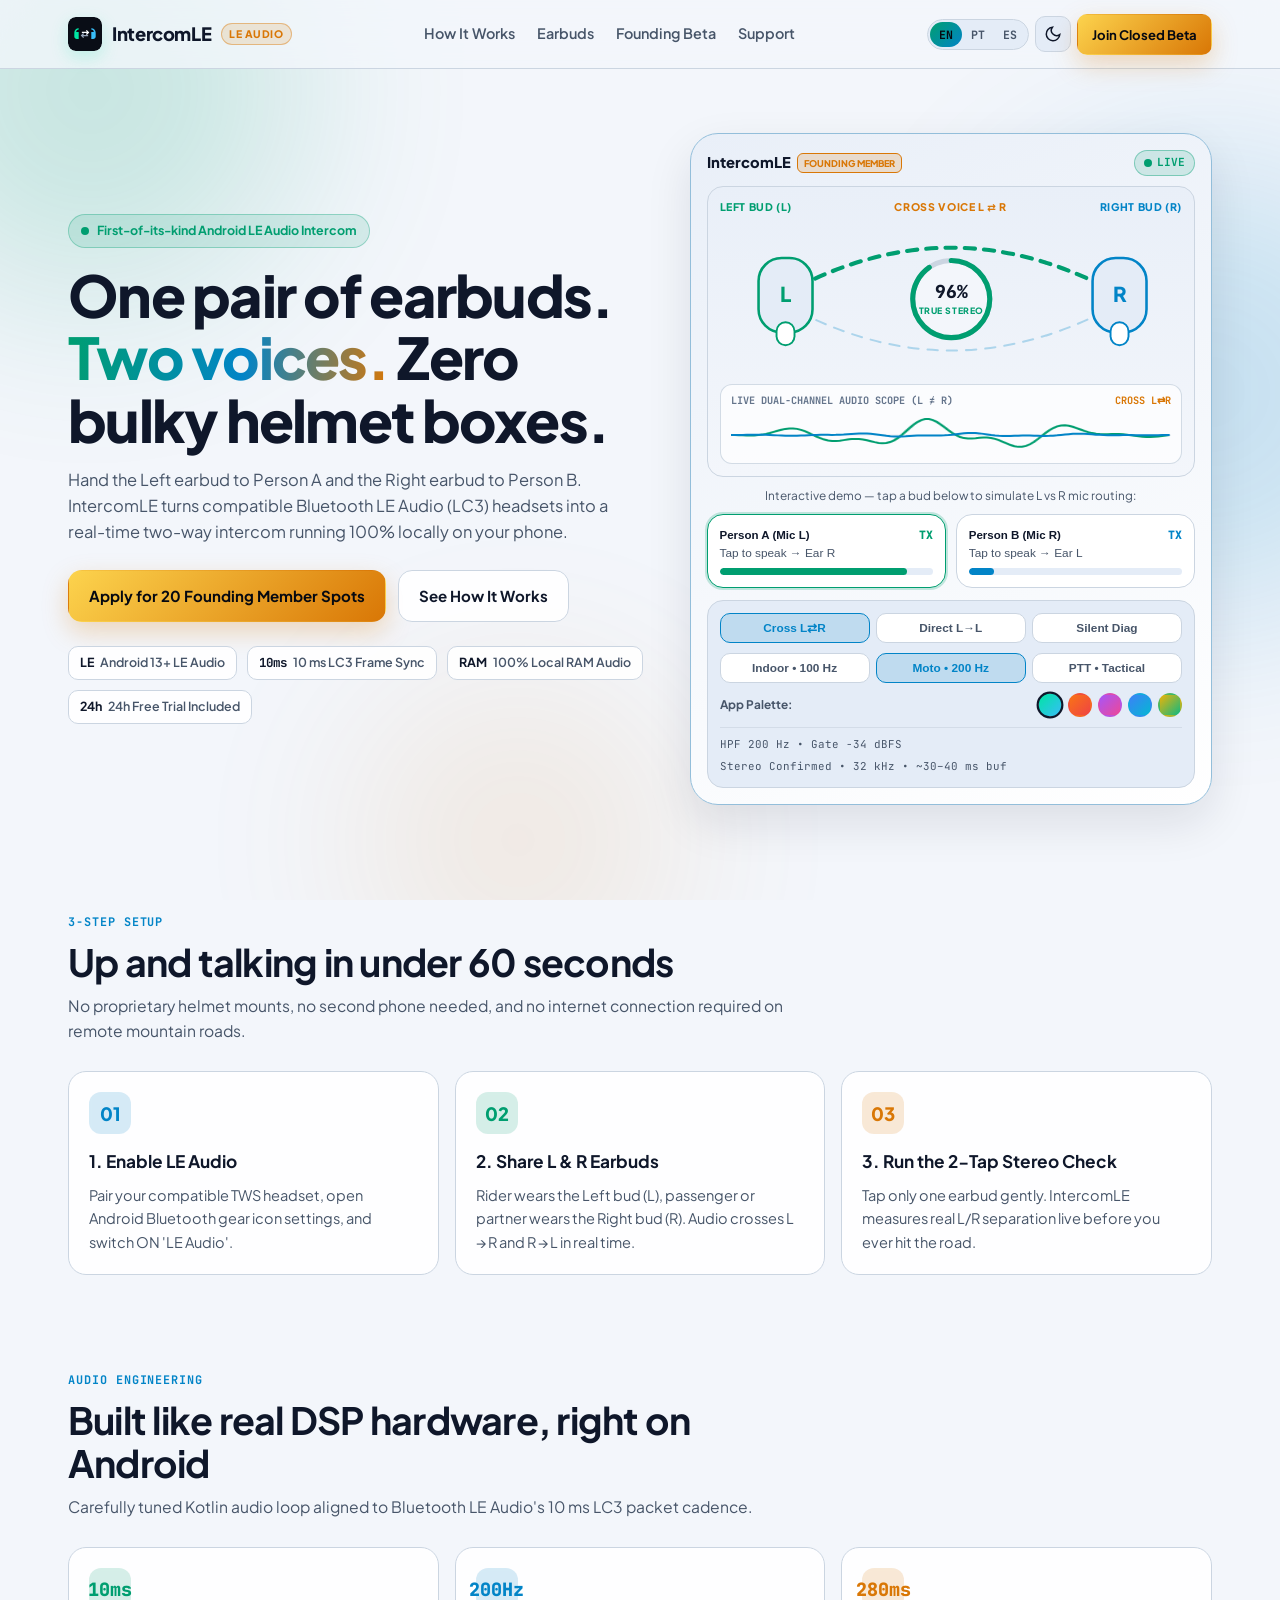
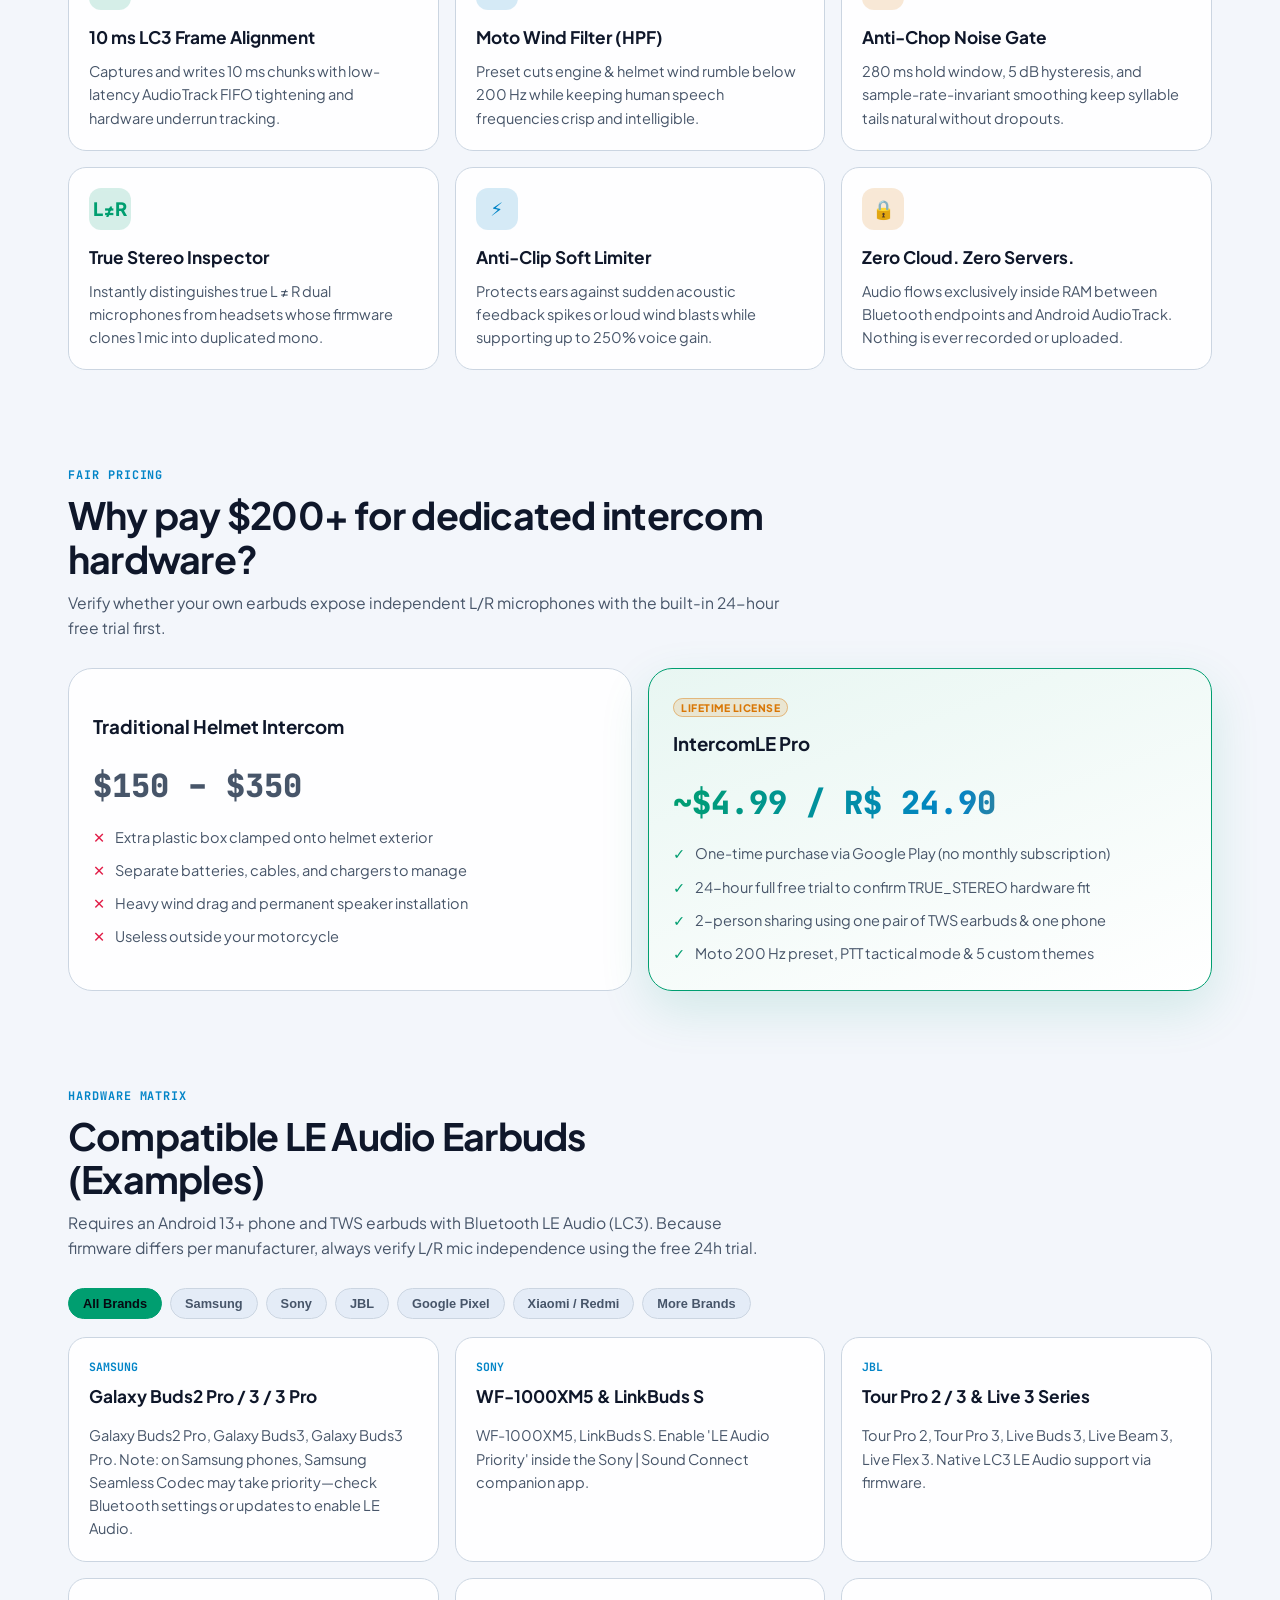
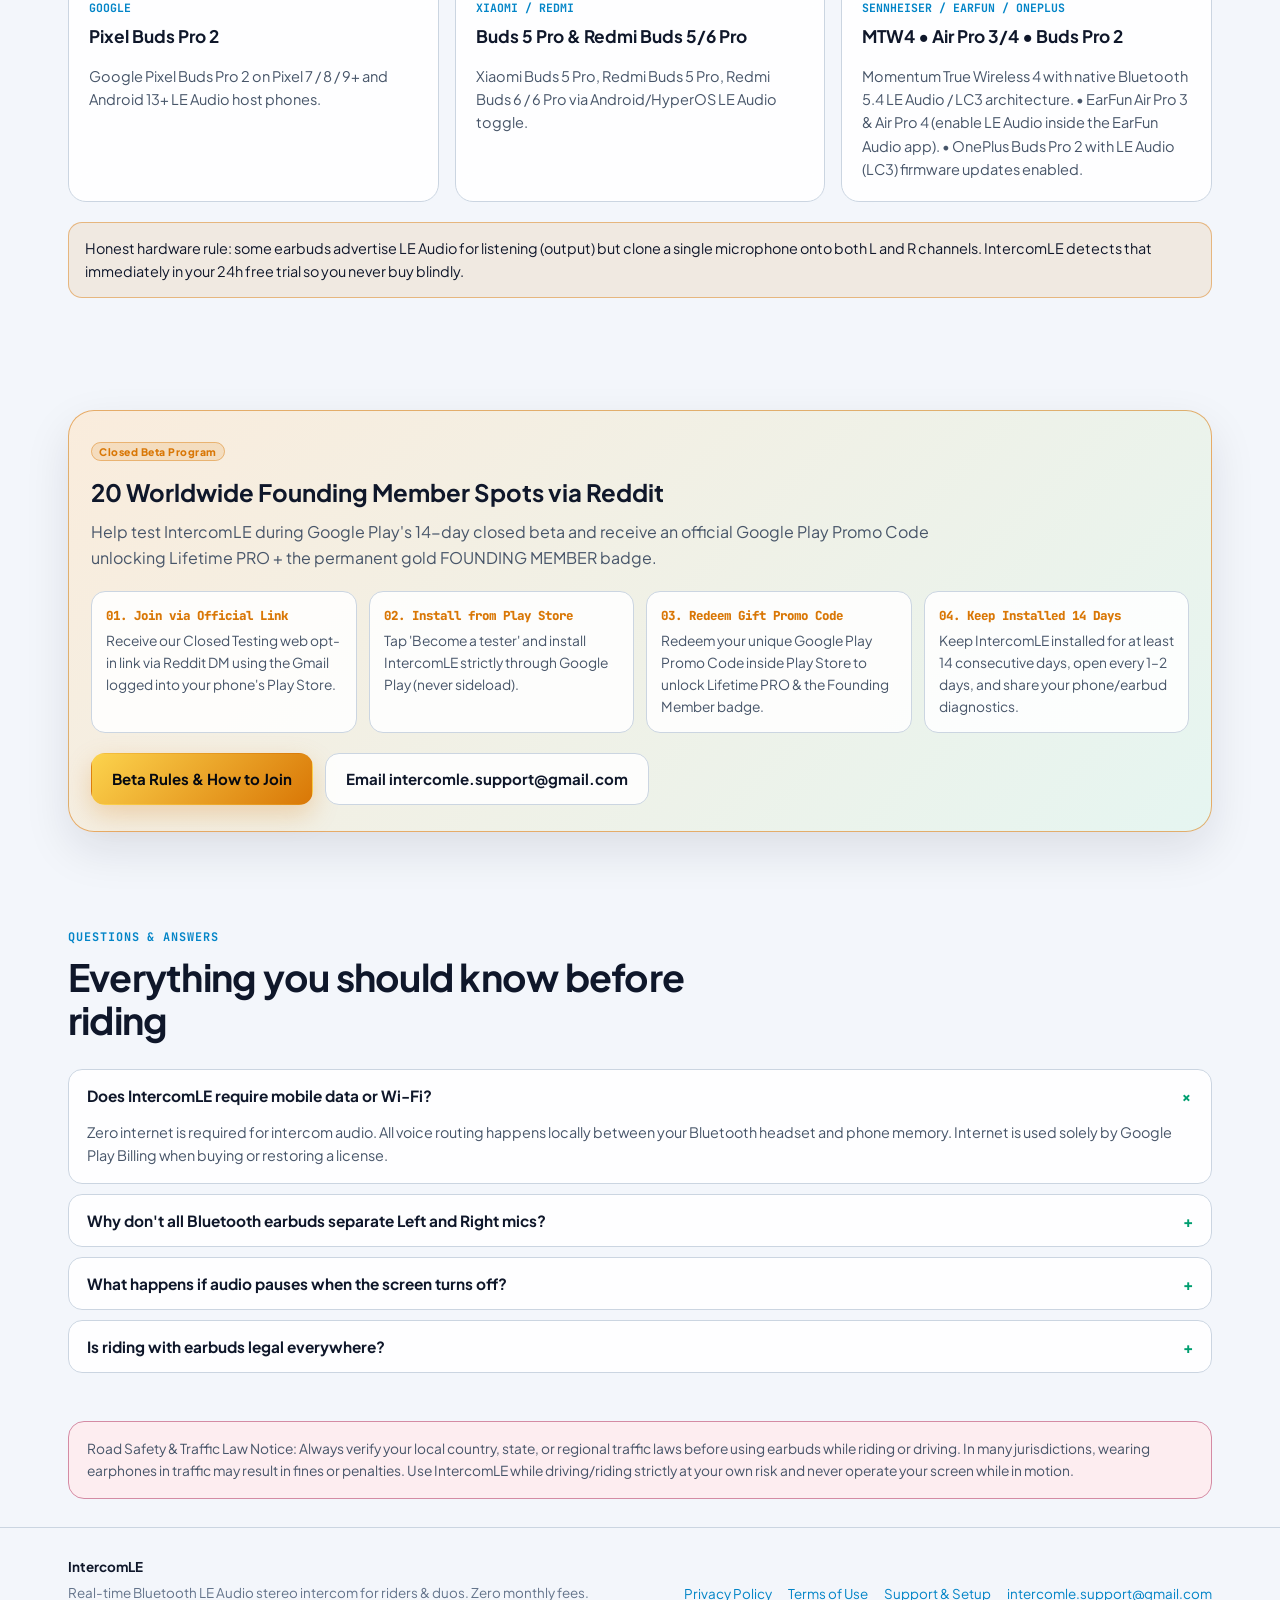
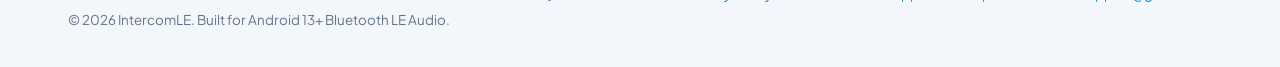
<file: index.html>
<!DOCTYPE html>
<html lang="en" data-theme="dark" data-palette="emerald">
<head>
  <meta charset="UTF-8" />
  <meta name="viewport" content="width=device-width, initial-scale=1.0" />
  <title>IntercomLE — Turn LE Audio Earbuds Into a 2-Person Intercom</title>
  <meta name="description" content="Real-time Bluetooth LE Audio stereo intercom for Android 13+. Hand the Left earbud to Rider and Right earbud to Passenger. 100% local, zero monthly fees." />
  <meta property="og:title" content="IntercomLE — One Pair of Earbuds. Two Voices." />
  <meta property="og:description" content="Transform Bluetooth LE Audio earbuds into a real-time L⇄R intercom on Android 13+. Free 24h trial + lifetime unlock." />
  <meta property="og:type" content="website" />
  <meta property="og:url" content="https://intercomle-founder.github.io/intercomle-site/" />
  <link rel="icon" type="image/svg+xml" href="assets/favicon.svg" />
  <link rel="preconnect" href="https://fonts.googleapis.com" />
  <link rel="preconnect" href="https://fonts.gstatic.com" crossorigin />
  <link href="https://fonts.googleapis.com/css2?family=JetBrains+Mono:wght@500;700&family=Plus+Jakarta+Sans:wght@500;600;700;800&display=swap" rel="stylesheet" />
  <link rel="stylesheet" href="styles.css" />
</head>
<body>
  <div class="scroll-progress" aria-hidden="true"></div>
  <div class="ambient-bg" aria-hidden="true">
    <div class="ambient-orb left"></div>
    <div class="ambient-orb right"></div>
    <div class="ambient-orb gold"></div>
  </div>

  <header class="navbar">
    <div class="container nav-inner">
      <a class="brand" href="index.html">
        <img src="assets/favicon.svg" alt="IntercomLE icon" />
        <span>IntercomLE</span>
        <span class="brand-badge">LE AUDIO</span>
      </a>

      <nav class="nav-links" aria-label="Main navigation">
        <a href="#how" data-i18n="nav_how">How It Works</a>
        <a href="#compat" data-i18n="nav_compat">Earbuds</a>
        <a href="#beta" data-i18n="nav_beta">Founding Beta</a>
        <a href="support.html" data-i18n="nav_support">Support</a>
      </nav>

      <div class="nav-controls">
        <div class="lang-switch" role="group" aria-label="Language selector">
          <button class="lang-btn active" data-lang="en" type="button">EN</button>
          <button class="lang-btn" data-lang="pt" type="button">PT</button>
          <button class="lang-btn" data-lang="es" type="button">ES</button>
        </div>
        <button id="themeToggle" class="icon-btn" type="button" aria-label="Toggle theme"></button>
        <a href="#beta" class="btn btn-gold nav-cta-desktop" data-i18n="nav_cta">Join Closed Beta</a>
        <button id="mobileMenuBtn" class="icon-btn mobile-menu-btn" type="button" aria-label="Menu" aria-expanded="false">
          <svg width="18" height="18" viewBox="0 0 24 24" fill="none" stroke="currentColor" stroke-width="2.2"><path d="M4 6h16M4 12h16M4 18h16"/></svg>
        </button>
      </div>
    </div>
    <div id="mobileDrawer" class="mobile-drawer">
      <a href="#how" data-i18n="nav_how">How It Works</a>
      <a href="#compat" data-i18n="nav_compat">Earbuds</a>
      <a href="#beta" data-i18n="nav_beta">Founding Beta</a>
      <a href="support.html" data-i18n="nav_support">Support</a>
      <a href="privacy.html" data-i18n="foot_privacy">Privacy Policy</a>
      <a href="terms.html" data-i18n="foot_terms">Terms of Use</a>
    </div>
  </header>

  <main>
    <!-- Hero + Live Interactive Earbud Simulator -->
    <section class="hero">
      <div class="container hero-grid">
        <div class="reveal visible">
          <span class="pill-eyebrow">
            <span class="pulse-dot"></span>
            <span data-i18n="hero_eyebrow">First-of-its-kind Android LE Audio Intercom</span>
          </span>
          <h1>
            <span data-i18n="hero_title_1">One pair of earbuds. </span><span class="gradient-text" data-i18n="hero_title_grad">Two voices.</span><span data-i18n="hero_title_2"> Zero bulky helmet boxes.</span>
          </h1>
          <p class="hero-sub" data-i18n="hero_sub">
            Hand the Left earbud to Person A and the Right earbud to Person B. IntercomLE turns compatible Bluetooth LE Audio (LC3) headsets into a real-time two-way intercom running 100% locally on your phone.
          </p>
          <div class="hero-actions">
            <a href="#beta" class="btn btn-gold" data-i18n="hero_cta_beta">Apply for 20 Founding Member Spots</a>
            <a href="#how" class="btn btn-outline" data-i18n="hero_cta_how">See How It Works</a>
          </div>
          <div class="trust-strip">
            <span class="trust-chip"><strong>LE</strong> <span data-i18n="trust_le">Android 13+ LE Audio</span></span>
            <span class="trust-chip"><strong class="mono">10ms</strong> <span data-i18n="trust_lc3">10 ms LC3 Frame Sync</span></span>
            <span class="trust-chip"><strong>RAM</strong> <span data-i18n="trust_ram">100% Local RAM Audio</span></span>
            <span class="trust-chip"><strong>24h</strong> <span data-i18n="trust_trial">24h Free Trial Included</span></span>
          </div>
        </div>

        <!-- Interactive Device Cockpit Simulator -->
        <div class="sim-shell reveal visible" aria-label="Interactive IntercomLE app preview">
          <div class="sim-topbar">
            <div class="sim-brand">
              <span>IntercomLE</span>
              <span class="sim-founding">FOUNDING MEMBER</span>
            </div>
            <div class="sim-live-pill">
              <span class="pulse-dot"></span>
              <span class="mono">LIVE</span>
            </div>
          </div>

          <div class="hero-stage">
            <div class="stage-labels">
              <span class="stage-l" data-i18n="sim_stage_l">LEFT BUD (L)</span>
              <span class="stage-mode" data-i18n="sim_stage_mode">CROSS VOICE L ⇄ R</span>
              <span class="stage-r" data-i18n="sim_stage_r">RIGHT BUD (R)</span>
            </div>

            <svg class="stage-svg" viewBox="0 0 360 120" fill="none" xmlns="http://www.w3.org/2000/svg">
              <!-- Bezier Cross-Routing Curves matching EarbudHeroStage.kt -->
              <path id="simArcL" class="arc-flow-l" d="M 74 44 C 145 12, 215 12, 286 44" stroke="var(--left-accent)" stroke-width="2.8" stroke-linecap="round" opacity="0.9" />
              <path id="simArcR" class="arc-flow-r" d="M 286 76 C 215 108, 145 108, 74 76" stroke="var(--right-accent)" stroke-width="2.2" stroke-linecap="round" opacity="0.55" />

              <!-- Left Earbud -->
              <g transform="translate(24, 24)">
                <rect x="6" y="4" width="42" height="58" rx="18" fill="var(--surface-elevated)" stroke="var(--left-accent)" stroke-width="2" />
                <rect x="20" y="54" width="14" height="18" rx="7" fill="var(--surface-solid)" stroke="var(--left-accent)" stroke-width="1.5" />
                <text x="27" y="38" text-anchor="middle" fill="var(--left-accent)" font-size="16" font-weight="800" font-family="Plus Jakarta Sans, sans-serif">L</text>
              </g>

              <!-- Center Separation Ring -->
              <g transform="translate(180, 60)">
                <circle r="30" fill="var(--bg-deep)" stroke="var(--border-subtle)" stroke-width="4" />
                <circle r="30" stroke="var(--left-accent)" stroke-width="4" stroke-dasharray="170 200" stroke-linecap="round" transform="rotate(-90)" />
                <text id="simSepValue" y="-1" text-anchor="middle" fill="var(--text-primary)" font-size="14" font-weight="800" font-family="JetBrains Mono, monospace">96%</text>
                <text y="12" text-anchor="middle" fill="var(--left-accent)" font-size="6.8" font-weight="800" letter-spacing="0.4" data-i18n="sim_sep_label">TRUE STEREO</text>
              </g>

              <!-- Right Earbud -->
              <g transform="translate(284, 24)">
                <rect x="6" y="4" width="42" height="58" rx="18" fill="var(--surface-elevated)" stroke="var(--right-accent)" stroke-width="2" />
                <rect x="20" y="54" width="14" height="18" rx="7" fill="var(--surface-solid)" stroke="var(--right-accent)" stroke-width="1.5" />
                <text x="27" y="38" text-anchor="middle" fill="var(--right-accent)" font-size="16" font-weight="800" font-family="Plus Jakarta Sans, sans-serif">R</text>
              </g>
            </svg>

            <div class="wave-panel">
              <div class="wave-head mono">
                <span data-i18n="sim_wave_label">LIVE DUAL-CHANNEL AUDIO SCOPE (L ≠ R)</span>
                <span id="simMatrixReadout" style="color:var(--highlight-accent)">CROSS L⇄R</span>
              </div>
              <canvas id="simWaveCanvas" width="340" height="44" aria-hidden="true"></canvas>
            </div>
          </div>

          <p class="bud-sub" style="margin:0 0 8px; text-align:center;" data-i18n="sim_tap_hint">Interactive demo — tap a bud below to simulate L vs R mic routing:</p>

          <div class="sim-cards">
            <button id="simBudL" class="sim-bud-btn speaking-l" type="button">
              <div class="bud-head"><span data-i18n="sim_bud_l_title">Person A (Mic L)</span><span class="mono" style="color:var(--left-accent)">TX</span></div>
              <div class="bud-sub" data-i18n="sim_bud_l_sub">Tap to speak → Ear R</div>
              <div class="db-bar"><div id="simFillL" class="db-fill l"></div></div>
            </button>
            <button id="simBudR" class="sim-bud-btn" type="button">
              <div class="bud-head"><span data-i18n="sim_bud_r_title">Person B (Mic R)</span><span class="mono" style="color:var(--right-accent)">TX</span></div>
              <div class="bud-sub" data-i18n="sim_bud_r_sub">Tap to speak → Ear L</div>
              <div class="db-bar"><div id="simFillR" class="db-fill r"></div></div>
            </button>
          </div>

          <div class="sim-controls">
            <div class="preset-row">
              <button class="chip-btn active" data-matrix="cross" type="button" data-i18n="sim_matrix_cross">Cross L⇄R</button>
              <button class="chip-btn" data-matrix="direct" type="button" data-i18n="sim_matrix_direct">Direct L→L</button>
              <button class="chip-btn" data-matrix="silent" type="button" data-i18n="sim_matrix_silent">Silent Diag</button>
            </div>
            <div class="preset-row">
              <button class="chip-btn" data-preset="studio" type="button" data-i18n="sim_preset_studio">Indoor • 100 Hz</button>
              <button class="chip-btn active" data-preset="moto" type="button" data-i18n="sim_preset_moto">Moto • 200 Hz</button>
              <button class="chip-btn" data-preset="ptt" type="button" data-i18n="sim_preset_ptt">PTT • Tactical</button>
            </div>
            <div class="palette-row">
              <span style="font-size:0.74rem;font-weight:700;color:var(--text-secondary)" data-i18n="sim_palette_label">App Palette:</span>
              <div class="palette-dots">
                <button class="pal-dot active" data-pal="emerald" title="Emerald & Cyan" style="background:linear-gradient(135deg,#00e5a3,#38bdf8)" type="button"></button>
                <button class="pal-dot" data-pal="moto" title="Orange & Red" style="background:linear-gradient(135deg,#f97316,#ef4444)" type="button"></button>
                <button class="pal-dot" data-pal="violet" title="Violet & Magenta" style="background:linear-gradient(135deg,#a855f7,#ec4899)" type="button"></button>
                <button class="pal-dot" data-pal="cobalt" title="Blue & Turquoise" style="background:linear-gradient(135deg,#3b82f6,#06b6d4)" type="button"></button>
                <button class="pal-dot" data-pal="gold" title="Gold & Emerald" style="background:linear-gradient(135deg,#eab308,#10b981)" type="button"></button>
              </div>
            </div>
            <div class="sim-telemetry mono">
              <span id="simTelemetryPreset">HPF 200 Hz • Gate -34 dBFS</span>
              <span data-i18n="sim_telemetry_verdict">Stereo Confirmed • 32 kHz • ~30–40 ms buf</span>
            </div>
          </div>
        </div>
      </div>
    </section>

    <!-- How It Works -->
    <section id="how" class="band">
      <div class="container">
        <div class="section-head reveal">
          <span class="section-tag" data-i18n="how_tag">3-Step Setup</span>
          <h2 data-i18n="how_title">Up and talking in under 60 seconds</h2>
          <p data-i18n="how_sub">No proprietary helmet mounts, no second phone needed, and no internet connection required on remote mountain roads.</p>
        </div>
        <div class="grid-3">
          <article class="card reveal">
            <div class="card-icon r">01</div>
            <h3 data-i18n="step1_title">1. Enable LE Audio</h3>
            <p data-i18n="step1_desc">Pair your compatible TWS headset, open Android Bluetooth gear icon settings, and switch ON 'LE Audio'.</p>
          </article>
          <article class="card reveal">
            <div class="card-icon l">02</div>
            <h3 data-i18n="step2_title">2. Share L &amp; R Earbuds</h3>
            <p data-i18n="step2_desc">Rider wears the Left bud (L), passenger or partner wears the Right bud (R). Audio crosses L → R and R → L in real time.</p>
          </article>
          <article class="card reveal">
            <div class="card-icon g">03</div>
            <h3 data-i18n="step3_title">3. Run the 2-Tap Stereo Check</h3>
            <p data-i18n="step3_desc">Tap only one earbud gently. IntercomLE measures real L/R separation live before you ever hit the road.</p>
          </article>
        </div>
      </div>
    </section>

    <!-- DSP Engineering -->
    <section class="band">
      <div class="container">
        <div class="section-head reveal">
          <span class="section-tag" data-i18n="tech_tag">Audio Engineering</span>
          <h2 data-i18n="tech_title">Built like real DSP hardware, right on Android</h2>
          <p data-i18n="tech_sub">Carefully tuned Kotlin audio loop aligned to Bluetooth LE Audio's 10 ms LC3 packet cadence.</p>
        </div>
        <div class="grid-3">
          <article class="card reveal">
            <div class="card-icon l mono">10ms</div>
            <h3 data-i18n="feat1_title">10 ms LC3 Frame Alignment</h3>
            <p data-i18n="feat1_desc">Captures and writes 10 ms chunks with low-latency AudioTrack FIFO tightening and hardware underrun tracking.</p>
          </article>
          <article class="card reveal">
            <div class="card-icon r mono">200Hz</div>
            <h3 data-i18n="feat2_title">Moto Wind Filter (HPF)</h3>
            <p data-i18n="feat2_desc">Preset cuts engine &amp; helmet wind rumble below 200 Hz while keeping human speech frequencies crisp and intelligible.</p>
          </article>
          <article class="card reveal">
            <div class="card-icon g mono">280ms</div>
            <h3 data-i18n="feat3_title">Anti-Chop Noise Gate</h3>
            <p data-i18n="feat3_desc">280 ms hold window, 5 dB hysteresis, and sample-rate-invariant smoothing keep syllable tails natural without dropouts.</p>
          </article>
          <article class="card reveal">
            <div class="card-icon l">L≠R</div>
            <h3 data-i18n="feat4_title">True Stereo Inspector</h3>
            <p data-i18n="feat4_desc">Instantly distinguishes true L ≠ R dual microphones from headsets whose firmware clones 1 mic into duplicated mono.</p>
          </article>
          <article class="card reveal">
            <div class="card-icon r">⚡</div>
            <h3 data-i18n="feat5_title">Anti-Clip Soft Limiter</h3>
            <p data-i18n="feat5_desc">Protects ears against sudden acoustic feedback spikes or loud wind blasts while supporting up to 250% voice gain.</p>
          </article>
          <article class="card reveal">
            <div class="card-icon g">🔒</div>
            <h3 data-i18n="feat6_title">Zero Cloud. Zero Servers.</h3>
            <p data-i18n="feat6_desc">Audio flows exclusively inside RAM between Bluetooth endpoints and Android AudioTrack. Nothing is ever recorded or uploaded.</p>
          </article>
        </div>
      </div>
    </section>

    <!-- Value Comparison -->
    <section class="band">
      <div class="container">
        <div class="section-head reveal">
          <span class="section-tag" data-i18n="vs_tag">Fair Pricing</span>
          <h2 data-i18n="vs_title">Why pay $200+ for dedicated intercom hardware?</h2>
          <p data-i18n="vs_sub">Verify whether your own earbuds expose independent L/R microphones with the built-in 24-hour free trial first.</p>
        </div>
        <div class="vs-grid">
          <div class="vs-card reveal">
            <h3 data-i18n="vs_old_title">Traditional Helmet Intercom</h3>
            <div class="vs-price mono" style="color:var(--text-secondary)" data-i18n="vs_old_price">$150 – $350</div>
            <ul class="check-list">
              <li><span class="cross-badge">✕</span> <span data-i18n="vs_old_1">Extra plastic box clamped onto helmet exterior</span></li>
              <li><span class="cross-badge">✕</span> <span data-i18n="vs_old_2">Separate batteries, cables, and chargers to manage</span></li>
              <li><span class="cross-badge">✕</span> <span data-i18n="vs_old_3">Heavy wind drag and permanent speaker installation</span></li>
              <li><span class="cross-badge">✕</span> <span data-i18n="vs_old_4">Useless outside your motorcycle</span></li>
            </ul>
          </div>
          <div class="vs-card winner reveal">
            <span class="brand-badge" data-i18n="vs_new_badge">LIFETIME LICENSE</span>
            <h3 style="margin-top:10px" data-i18n="vs_new_title">IntercomLE Pro</h3>
            <div class="vs-price mono gradient-text" data-i18n="vs_new_price">~$4.99 / R$ 24.90</div>
            <ul class="check-list">
              <li><span class="check-badge">✓</span> <span data-i18n="vs_new_1">One-time purchase via Google Play (no monthly subscription)</span></li>
              <li><span class="check-badge">✓</span> <span data-i18n="vs_new_2">24-hour full free trial to confirm TRUE_STEREO hardware fit</span></li>
              <li><span class="check-badge">✓</span> <span data-i18n="vs_new_3">2-person sharing using one pair of TWS earbuds &amp; one phone</span></li>
              <li><span class="check-badge">✓</span> <span data-i18n="vs_new_4">Moto 200 Hz preset, PTT tactical mode &amp; 5 custom themes</span></li>
            </ul>
          </div>
        </div>
      </div>
    </section>

    <!-- Compatible Earbuds Matrix -->
    <section id="compat" class="band">
      <div class="container">
        <div class="section-head reveal">
          <span class="section-tag" data-i18n="compat_tag">Hardware Matrix</span>
          <h2 data-i18n="compat_title">Compatible LE Audio Earbuds (Examples)</h2>
          <p data-i18n="compat_sub">Requires an Android 13+ phone and TWS earbuds with Bluetooth LE Audio (LC3). Because firmware differs per manufacturer, always verify L/R mic independence using the free 24h trial.</p>
        </div>

        <div class="filter-bar reveal" role="group" aria-label="Filter compatible brands">
          <button class="filter-pill active" data-filter="all" type="button" data-i18n="filter_all">All Brands</button>
          <button class="filter-pill" data-filter="samsung" type="button">Samsung</button>
          <button class="filter-pill" data-filter="sony" type="button">Sony</button>
          <button class="filter-pill" data-filter="jbl" type="button">JBL</button>
          <button class="filter-pill" data-filter="google" type="button">Google Pixel</button>
          <button class="filter-pill" data-filter="xiaomi" type="button">Xiaomi / Redmi</button>
          <button class="filter-pill" data-filter="more" type="button" data-i18n="filter_more">More Brands</button>
        </div>

        <div class="grid-3">
          <article class="card compat-card reveal" data-brand="samsung">
            <span class="compat-brand">Samsung</span>
            <h3>Galaxy Buds2 Pro / 3 / 3 Pro</h3>
            <p data-i18n="compat_note_samsung">Galaxy Buds2 Pro, Galaxy Buds3, Galaxy Buds3 Pro. Note: on Samsung phones, Samsung Seamless Codec may take priority—check Bluetooth settings or updates to enable LE Audio.</p>
          </article>
          <article class="card compat-card reveal" data-brand="sony">
            <span class="compat-brand">Sony</span>
            <h3>WF-1000XM5 &amp; LinkBuds S</h3>
            <p data-i18n="compat_note_sony">WF-1000XM5, LinkBuds S. Enable 'LE Audio Priority' inside the Sony | Sound Connect companion app.</p>
          </article>
          <article class="card compat-card reveal" data-brand="jbl">
            <span class="compat-brand">JBL</span>
            <h3>Tour Pro 2 / 3 &amp; Live 3 Series</h3>
            <p data-i18n="compat_note_jbl">Tour Pro 2, Tour Pro 3, Live Buds 3, Live Beam 3, Live Flex 3. Native LC3 LE Audio support via firmware.</p>
          </article>
          <article class="card compat-card reveal" data-brand="google">
            <span class="compat-brand">Google</span>
            <h3>Pixel Buds Pro 2</h3>
            <p data-i18n="compat_note_google">Google Pixel Buds Pro 2 on Pixel 7 / 8 / 9+ and Android 13+ LE Audio host phones.</p>
          </article>
          <article class="card compat-card reveal" data-brand="xiaomi">
            <span class="compat-brand">Xiaomi / Redmi</span>
            <h3>Buds 5 Pro &amp; Redmi Buds 5/6 Pro</h3>
            <p data-i18n="compat_note_xiaomi">Xiaomi Buds 5 Pro, Redmi Buds 5 Pro, Redmi Buds 6 / 6 Pro via Android/HyperOS LE Audio toggle.</p>
          </article>
          <article class="card compat-card reveal" data-brand="more">
            <span class="compat-brand">Sennheiser / EarFun / OnePlus</span>
            <h3>MTW4 • Air Pro 3/4 • Buds Pro 2</h3>
            <p><span data-i18n="compat_note_senn">Momentum True Wireless 4 with native Bluetooth 5.4 LE Audio / LC3 architecture.</span> • <span data-i18n="compat_note_earfun">EarFun Air Pro 3 &amp; Air Pro 4 (enable LE Audio inside the EarFun Audio app).</span> • <span data-i18n="compat_note_oneplus">OnePlus Buds Pro 2 with LE Audio (LC3) firmware updates enabled.</span></p>
          </article>
        </div>

        <div class="callout reveal" style="margin-top:20px" data-i18n="compat_honest_callout">
          Honest hardware rule: some earbuds advertise LE Audio for listening (output) but clone a single microphone onto both L and R channels. IntercomLE detects that immediately in your 24h free trial so you never buy blindly.
        </div>
      </div>
    </section>

    <!-- Closed Beta Founding Member Section -->
    <section id="beta" class="band">
      <div class="container">
        <div class="beta-banner reveal">
          <span class="brand-badge" data-i18n="beta_tag">Closed Beta Program</span>
          <h2 style="margin:10px 0 8px" data-i18n="beta_title">20 Worldwide Founding Member Spots via Reddit</h2>
          <p style="margin:0;color:var(--text-secondary);max-width:72ch" data-i18n="beta_sub">
            Help test IntercomLE during Google Play's 14-day closed beta and receive an official Google Play Promo Code unlocking Lifetime PRO + the permanent gold FOUNDING MEMBER badge.
          </p>

          <div class="beta-steps">
            <div class="beta-step">
              <div class="num" data-i18n="bstep1_t">01. Join via Official Link</div>
              <p style="margin:0;font-size:0.86rem;color:var(--text-secondary)" data-i18n="bstep1_d">Receive our Closed Testing web opt-in link via Reddit DM using the Gmail logged into your phone's Play Store.</p>
            </div>
            <div class="beta-step">
              <div class="num" data-i18n="bstep2_t">02. Install from Play Store</div>
              <p style="margin:0;font-size:0.86rem;color:var(--text-secondary)" data-i18n="bstep2_d">Tap 'Become a tester' and install IntercomLE strictly through Google Play (never sideload).</p>
            </div>
            <div class="beta-step">
              <div class="num" data-i18n="bstep3_t">03. Redeem Gift Promo Code</div>
              <p style="margin:0;font-size:0.86rem;color:var(--text-secondary)" data-i18n="bstep3_d">Redeem your unique Google Play Promo Code inside Play Store to unlock Lifetime PRO &amp; the Founding Member badge.</p>
            </div>
            <div class="beta-step">
              <div class="num" data-i18n="bstep4_t">04. Keep Installed 14 Days</div>
              <p style="margin:0;font-size:0.86rem;color:var(--text-secondary)" data-i18n="bstep4_d">Keep IntercomLE installed for at least 14 consecutive days, open every 1–2 days, and share your phone/earbud diagnostics.</p>
            </div>
          </div>

          <div class="hero-actions" style="margin-bottom:0;flex-wrap:wrap">
            <a href="support.html#beta-guide" class="btn btn-gold" data-i18n="beta_cta_reddit">Beta Rules &amp; How to Join</a>
            <a href="mailto:intercomle.support@gmail.com?subject=IntercomLE%20Founding%20Member%20Beta" class="btn btn-outline" data-i18n="beta_cta_email">Email intercomle.support@gmail.com</a>
          </div>
        </div>
      </div>
    </section>

    <!-- FAQ -->
    <section class="band">
      <div class="container">
        <div class="section-head reveal">
          <span class="section-tag" data-i18n="faq_tag">Questions &amp; Answers</span>
          <h2 data-i18n="faq_title">Everything you should know before riding</h2>
        </div>

        <div class="faq-list reveal">
          <div class="faq-item open">
            <button class="faq-q" type="button"><span data-i18n="faq1_q">Does IntercomLE require mobile data or Wi-Fi?</span><span class="faq-chevron">+</span></button>
            <div class="faq-a"><div class="faq-a-inner" data-i18n="faq1_a">Zero internet is required for intercom audio. All voice routing happens locally between your Bluetooth headset and phone memory. Internet is used solely by Google Play Billing when buying or restoring a license.</div></div>
          </div>
          <div class="faq-item">
            <button class="faq-q" type="button"><span data-i18n="faq2_q">Why don't all Bluetooth earbuds separate Left and Right mics?</span><span class="faq-chevron">+</span></button>
            <div class="faq-a"><div class="faq-a-inner" data-i18n="faq2_a">Legacy Bluetooth Classic (SCO/HFP) always merges mic capture into 1 mono stream. Even with Bluetooth LE Audio, true independent stereo capture depends on your phone chipset and earbud firmware exposing 2 input channels instead of cloning 1 mic to both sides.</div></div>
          </div>
          <div class="faq-item">
            <button class="faq-q" type="button"><span data-i18n="faq3_q">What happens if audio pauses when the screen turns off?</span><span class="faq-chevron">+</span></button>
            <div class="faq-a"><div class="faq-a-inner" data-i18n="faq3_a">Open Android Settings &gt; Apps &gt; IntercomLE &gt; Battery and set it to 'Unrestricted' so your phone manufacturer doesn't throttle the microphone foreground service while locked in your pocket.</div></div>
          </div>
          <div class="faq-item">
            <button class="faq-q" type="button"><span data-i18n="faq4_q">Is riding with earbuds legal everywhere?</span><span class="faq-chevron">+</span></button>
            <div class="faq-a"><div class="faq-a-inner" data-i18n="faq4_a">No! Many jurisdictions restrict wearing earphones while driving or riding a motorcycle (for example, Brazil under CTB Art. 252, VI). Check local traffic laws first and never interact with your phone screen while moving.</div></div>
          </div>
        </div>
      </div>
    </section>

    <div class="container">
      <div class="legal-strip reveal" data-i18n="safety_notice">
        Road Safety &amp; Traffic Law Notice: Always verify your local country, state, or regional traffic laws before using earbuds while riding or driving. In many jurisdictions, wearing earphones in traffic may result in fines or penalties. Use IntercomLE while driving/riding strictly at your own risk and never operate your screen while in motion.
      </div>
    </div>
  </main>

  <footer>
    <div class="container footer-grid">
      <div>
        <strong style="color:var(--text-primary)">IntercomLE</strong>
        <p style="margin:4px 0 6px" data-i18n="foot_desc">Real-time Bluetooth LE Audio stereo intercom for riders &amp; duos. Zero monthly fees.</p>
        <span data-i18n="foot_copy">© 2026 IntercomLE. Built for Android 13+ Bluetooth LE Audio.</span>
      </div>
      <div class="footer-links">
        <a href="privacy.html" data-i18n="foot_privacy">Privacy Policy</a>
        <a href="terms.html" data-i18n="foot_terms">Terms of Use</a>
        <a href="support.html" data-i18n="foot_support">Support &amp; Setup</a>
        <a href="mailto:intercomle.support@gmail.com">intercomle.support@gmail.com</a>
      </div>
    </div>
  </footer>

  <!-- Mobile Sticky Bottom CTA -->
  <div class="mobile-sticky-cta" aria-label="Beta shortcut">
    <span data-i18n="mob_sticky_text">20 Founding Beta spots • Lifetime PRO</span>
    <a href="#beta" class="btn btn-gold" data-i18n="mob_sticky_cta">Get Invite</a>
  </div>

  <script src="i18n.js"></script>
  <script src="app.js"></script>
</body>
</html>
</file>
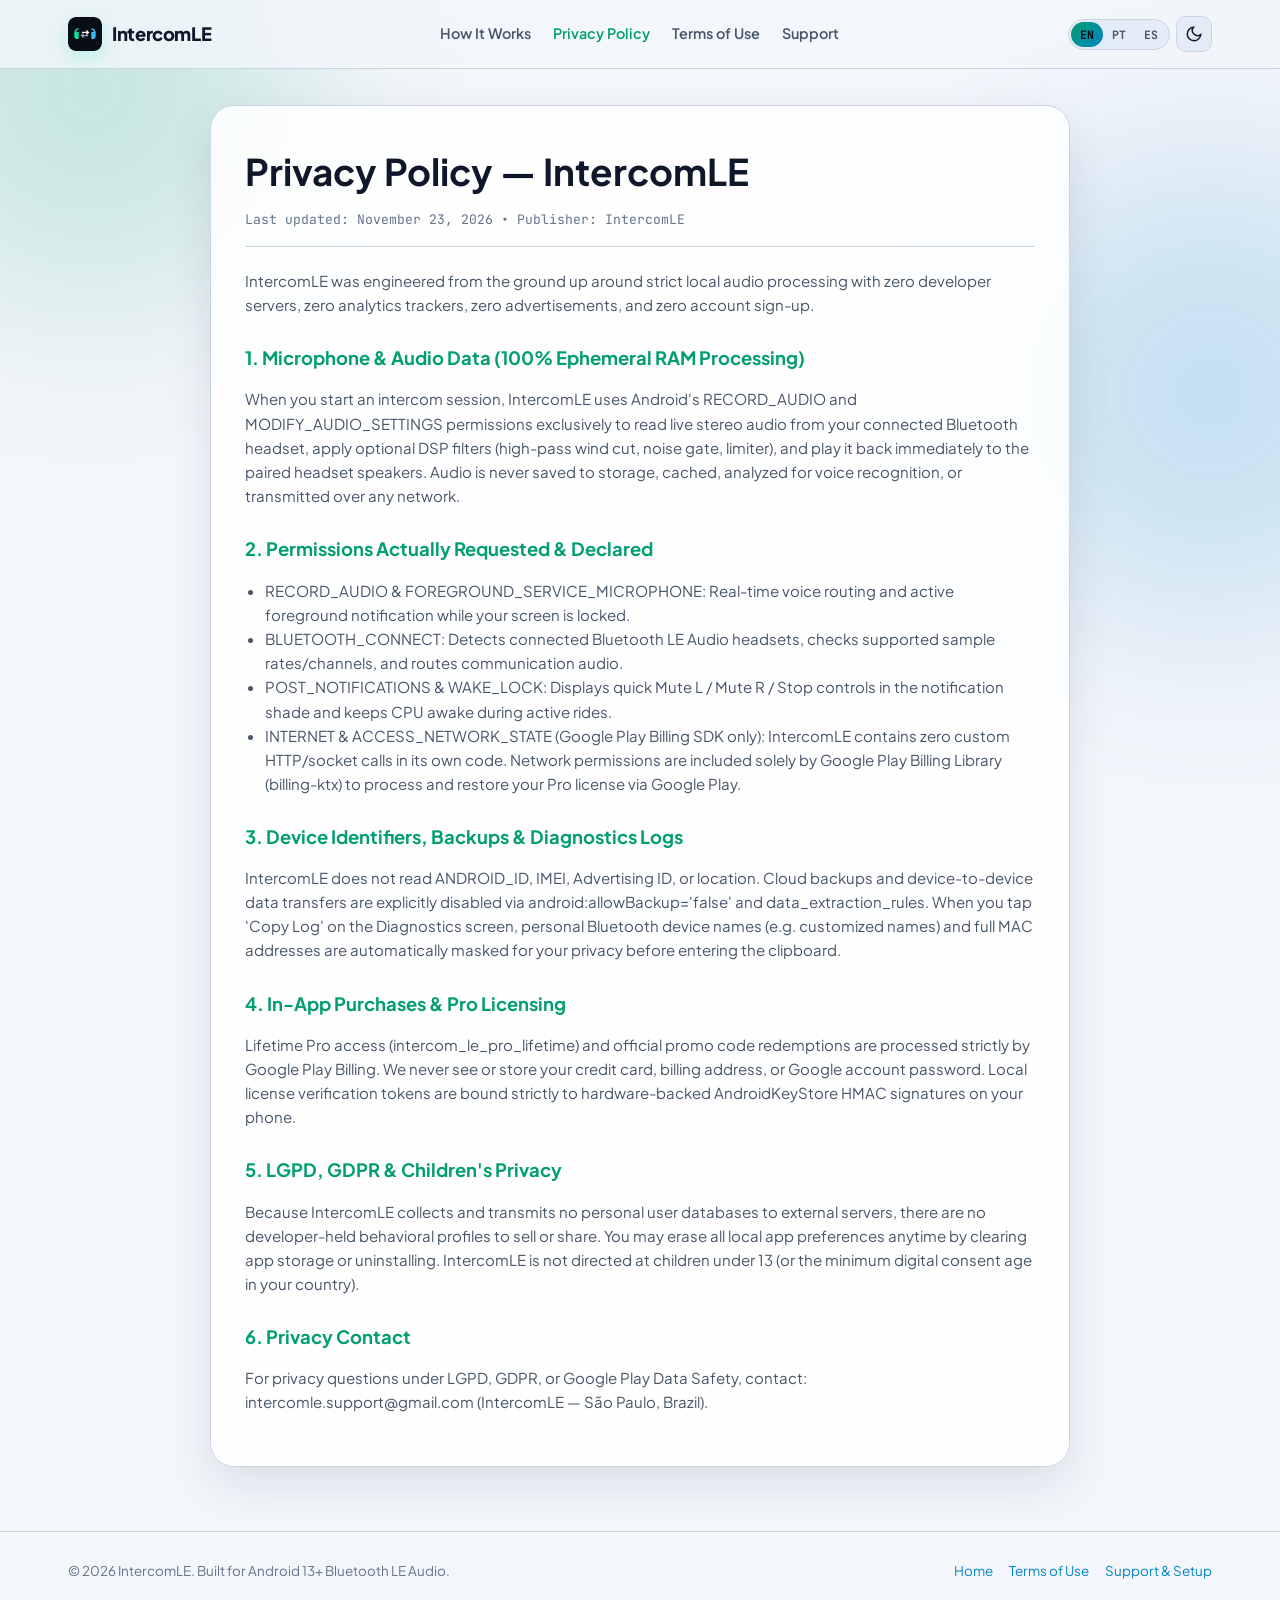
<file: privacy.html>
<!DOCTYPE html>
<html lang="en" data-theme="dark" data-palette="emerald">
<head>
  <meta charset="UTF-8" />
  <meta name="viewport" content="width=device-width, initial-scale=1.0" />
  <title>Privacy Policy — IntercomLE</title>
  <meta name="description" content="Official Privacy Policy for IntercomLE (LGPD, GDPR & Google Play Data Safety). 100% local ephemeral RAM audio processing." />
  <link rel="icon" type="image/svg+xml" href="assets/favicon.svg" />
  <link rel="preconnect" href="https://fonts.googleapis.com" />
  <link rel="preconnect" href="https://fonts.gstatic.com" crossorigin />
  <link href="https://fonts.googleapis.com/css2?family=JetBrains+Mono:wght@500;700&family=Plus+Jakarta+Sans:wght@500;600;700;800&display=swap" rel="stylesheet" />
  <link rel="stylesheet" href="styles.css" />
</head>
<body>
  <div class="scroll-progress" aria-hidden="true"></div>
  <div class="ambient-bg" aria-hidden="true">
    <div class="ambient-orb left"></div>
    <div class="ambient-orb right"></div>
  </div>

  <header class="navbar">
    <div class="container nav-inner">
      <a class="brand" href="index.html">
        <img src="assets/favicon.svg" alt="IntercomLE icon" />
        <span>IntercomLE</span>
      </a>
      <nav class="nav-links">
        <a href="index.html#how" data-i18n="nav_how">How It Works</a>
        <a href="privacy.html" class="active" data-i18n="foot_privacy">Privacy Policy</a>
        <a href="terms.html" data-i18n="foot_terms">Terms of Use</a>
        <a href="support.html" data-i18n="nav_support">Support</a>
      </nav>
      <div class="nav-controls">
        <div class="lang-switch" role="group" aria-label="Language selector">
          <button class="lang-btn active" data-lang="en" type="button">EN</button>
          <button class="lang-btn" data-lang="pt" type="button">PT</button>
          <button class="lang-btn" data-lang="es" type="button">ES</button>
        </div>
        <button id="themeToggle" class="icon-btn" type="button" aria-label="Toggle theme"></button>
        <button id="mobileMenuBtn" class="icon-btn mobile-menu-btn" type="button" aria-label="Menu" aria-expanded="false">
          <svg width="18" height="18" viewBox="0 0 24 24" fill="none" stroke="currentColor" stroke-width="2.2"><path d="M4 6h16M4 12h16M4 18h16"/></svg>
        </button>
      </div>
    </div>
    <div id="mobileDrawer" class="mobile-drawer">
      <a href="index.html#how" data-i18n="nav_how">How It Works</a>
      <a href="privacy.html" data-i18n="foot_privacy">Privacy Policy</a>
      <a href="terms.html" data-i18n="foot_terms">Terms of Use</a>
      <a href="support.html" data-i18n="nav_support">Support</a>
    </div>
  </header>

  <main class="container doc-wrap">
    <article class="doc-card">
      <h1 data-i18n="priv_title">Privacy Policy — IntercomLE</h1>
      <div class="doc-meta mono" data-i18n="priv_updated">Last updated: November 23, 2026 • Publisher: IntercomLE</div>
      <p data-i18n="priv_intro">
        IntercomLE was engineered from the ground up around strict local audio processing with zero developer servers, zero analytics trackers, zero advertisements, and zero account sign-up.
      </p>

      <h2 data-i18n="priv_s1_t">1. Microphone &amp; Audio Data (100% Ephemeral RAM Processing)</h2>
      <p data-i18n="priv_s1_p">
        When you start an intercom session, IntercomLE uses Android's RECORD_AUDIO and MODIFY_AUDIO_SETTINGS permissions exclusively to read live stereo audio from your connected Bluetooth headset, apply optional DSP filters (high-pass wind cut, noise gate, limiter), and play it back immediately to the paired headset speakers. Audio is never saved to storage, cached, analyzed for voice recognition, or transmitted over any network.
      </p>

      <h2 data-i18n="priv_s2_t">2. Permissions Actually Requested &amp; Declared</h2>
      <ul>
        <li data-i18n="priv_s2_l1">RECORD_AUDIO &amp; FOREGROUND_SERVICE_MICROPHONE: Real-time voice routing and active foreground notification while your screen is locked.</li>
        <li data-i18n="priv_s2_l2">BLUETOOTH_CONNECT: Detects connected Bluetooth LE Audio headsets, checks supported sample rates/channels, and routes communication audio.</li>
        <li data-i18n="priv_s2_l3">POST_NOTIFICATIONS &amp; WAKE_LOCK: Displays quick Mute L / Mute R / Stop controls in the notification shade and keeps CPU awake during active rides.</li>
        <li data-i18n="priv_s2_l4">INTERNET &amp; ACCESS_NETWORK_STATE (Google Play Billing SDK only): IntercomLE contains zero custom HTTP/socket calls in its own code. Network permissions are included solely by Google Play Billing Library (billing-ktx) to process and restore your Pro license via Google Play.</li>
      </ul>

      <h2 data-i18n="priv_s3_t">3. Device Identifiers, Backups &amp; Diagnostics Logs</h2>
      <p data-i18n="priv_s3_p">
        IntercomLE does not read ANDROID_ID, IMEI, Advertising ID, or location. Cloud backups and device-to-device data transfers are explicitly disabled via android:allowBackup='false' and data_extraction_rules. When you tap 'Copy Log' on the Diagnostics screen, personal Bluetooth device names (e.g. customized names) and full MAC addresses are automatically masked for your privacy before entering the clipboard.
      </p>

      <h2 data-i18n="priv_s4_t">4. In-App Purchases &amp; Pro Licensing</h2>
      <p data-i18n="priv_s4_p">
        Lifetime Pro access (intercom_le_pro_lifetime) and official promo code redemptions are processed strictly by Google Play Billing. We never see or store your credit card, billing address, or Google account password. Local license verification tokens are bound strictly to hardware-backed AndroidKeyStore HMAC signatures on your phone.
      </p>

      <h2 data-i18n="priv_s5_t">5. LGPD, GDPR &amp; Children's Privacy</h2>
      <p data-i18n="priv_s5_p">
        Because IntercomLE collects and transmits no personal user databases to external servers, there are no developer-held behavioral profiles to sell or share. You may erase all local app preferences anytime by clearing app storage or uninstalling. IntercomLE is not directed at children under 13 (or the minimum digital consent age in your country).
      </p>

      <h2 data-i18n="priv_s6_t">6. Privacy Contact</h2>
      <p data-i18n="priv_s6_p">
        For privacy questions under LGPD, GDPR, or Google Play Data Safety, contact: intercomle.support@gmail.com (IntercomLE — São Paulo, Brazil).
      </p>
    </article>
  </main>

  <footer>
    <div class="container footer-grid">
      <span data-i18n="foot_copy">© 2026 IntercomLE. Built for Android 13+ Bluetooth LE Audio.</span>
      <div class="footer-links">
        <a href="index.html">Home</a>
        <a href="terms.html" data-i18n="foot_terms">Terms of Use</a>
        <a href="support.html" data-i18n="foot_support">Support &amp; Setup</a>
      </div>
    </div>
  </footer>

  <script src="i18n.js"></script>
  <script src="app.js"></script>
</body>
</html>
</file>
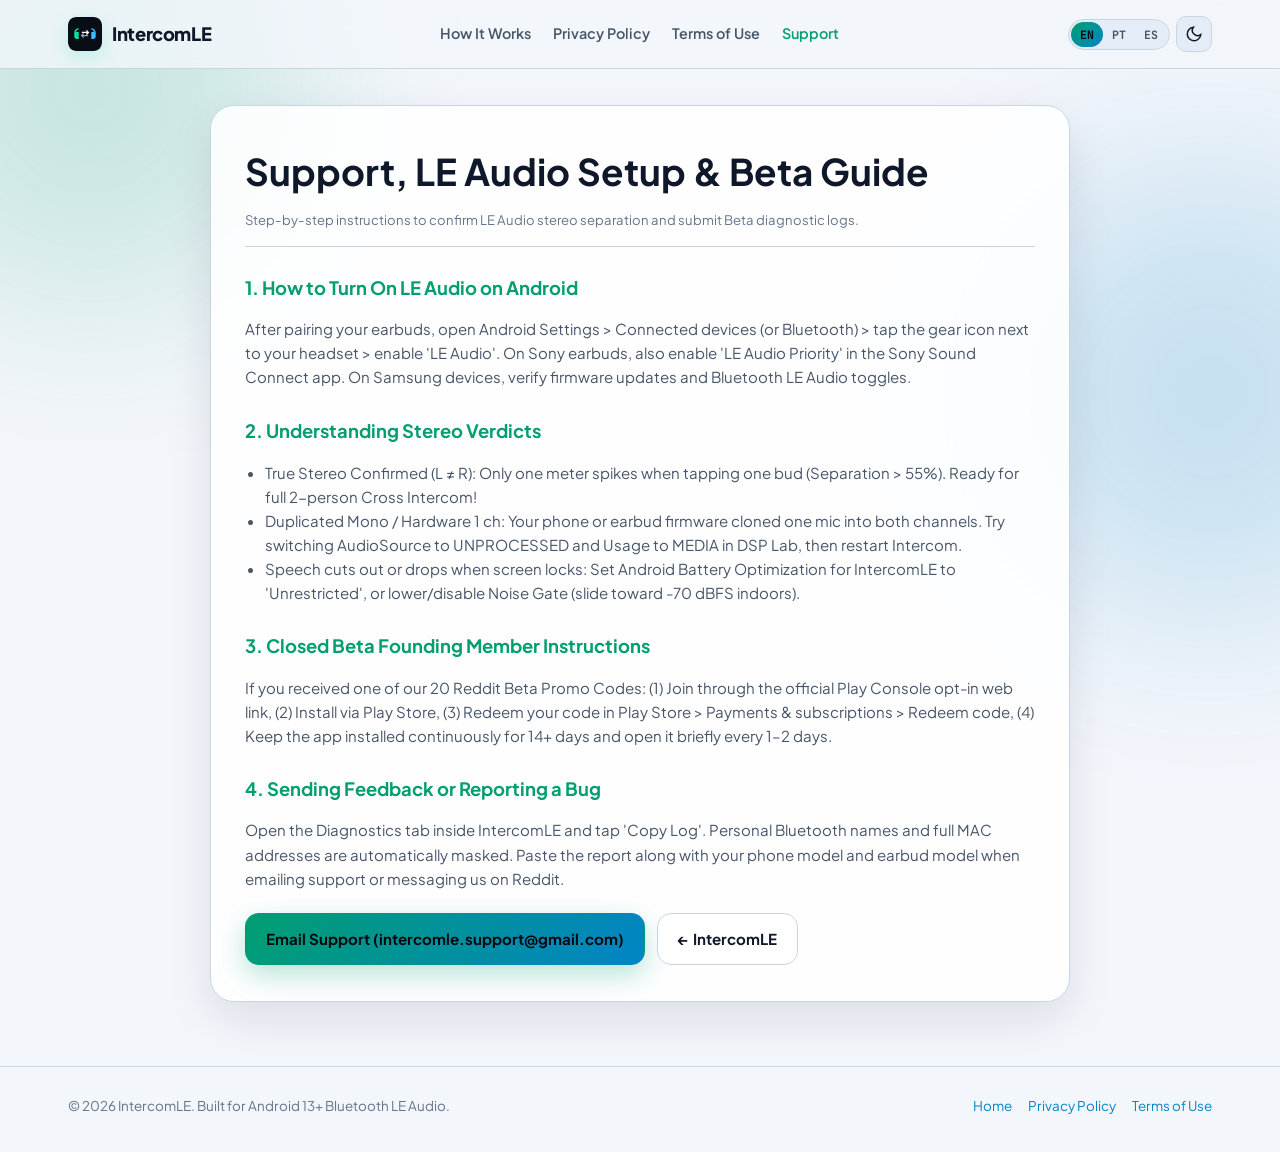
<file: support.html>
<!DOCTYPE html>
<html lang="en" data-theme="dark" data-palette="emerald">
<head>
  <meta charset="UTF-8" />
  <meta name="viewport" content="width=device-width, initial-scale=1.0" />
  <title>Support &amp; Beta Guide — IntercomLE</title>
  <meta name="description" content="How to enable Android Bluetooth LE Audio, check stereo L/R separation, and join the 20-spot Closed Beta Founding Member program." />
  <link rel="icon" type="image/svg+xml" href="assets/favicon.svg" />
  <link rel="preconnect" href="https://fonts.googleapis.com" />
  <link rel="preconnect" href="https://fonts.gstatic.com" crossorigin />
  <link href="https://fonts.googleapis.com/css2?family=JetBrains+Mono:wght@500;700&family=Plus+Jakarta+Sans:wght@500;600;700;800&display=swap" rel="stylesheet" />
  <link rel="stylesheet" href="styles.css" />
</head>
<body>
  <div class="scroll-progress" aria-hidden="true"></div>
  <div class="ambient-bg" aria-hidden="true">
    <div class="ambient-orb left"></div>
    <div class="ambient-orb right"></div>
  </div>

  <header class="navbar">
    <div class="container nav-inner">
      <a class="brand" href="index.html">
        <img src="assets/favicon.svg" alt="IntercomLE icon" />
        <span>IntercomLE</span>
      </a>
      <nav class="nav-links">
        <a href="index.html#how" data-i18n="nav_how">How It Works</a>
        <a href="privacy.html" data-i18n="foot_privacy">Privacy Policy</a>
        <a href="terms.html" data-i18n="foot_terms">Terms of Use</a>
        <a href="support.html" class="active" data-i18n="nav_support">Support</a>
      </nav>
      <div class="nav-controls">
        <div class="lang-switch" role="group" aria-label="Language selector">
          <button class="lang-btn active" data-lang="en" type="button">EN</button>
          <button class="lang-btn" data-lang="pt" type="button">PT</button>
          <button class="lang-btn" data-lang="es" type="button">ES</button>
        </div>
        <button id="themeToggle" class="icon-btn" type="button" aria-label="Toggle theme"></button>
        <button id="mobileMenuBtn" class="icon-btn mobile-menu-btn" type="button" aria-label="Menu" aria-expanded="false">
          <svg width="18" height="18" viewBox="0 0 24 24" fill="none" stroke="currentColor" stroke-width="2.2"><path d="M4 6h16M4 12h16M4 18h16"/></svg>
        </button>
      </div>
    </div>
    <div id="mobileDrawer" class="mobile-drawer">
      <a href="index.html#how" data-i18n="nav_how">How It Works</a>
      <a href="privacy.html" data-i18n="foot_privacy">Privacy Policy</a>
      <a href="terms.html" data-i18n="foot_terms">Terms of Use</a>
      <a href="support.html" data-i18n="nav_support">Support</a>
    </div>
  </header>

  <main class="container doc-wrap">
    <article class="doc-card">
      <h1 data-i18n="sup_title">Support, LE Audio Setup &amp; Beta Guide</h1>
      <div class="doc-meta" data-i18n="sup_sub">Step-by-step instructions to confirm LE Audio stereo separation and submit Beta diagnostic logs.</div>

      <h2 data-i18n="sup_s1_t">1. How to Turn On LE Audio on Android</h2>
      <p data-i18n="sup_s1_p">
        After pairing your earbuds, open Android Settings &gt; Connected devices (or Bluetooth) &gt; tap the gear icon next to your headset &gt; enable 'LE Audio'. On Sony earbuds, also enable 'LE Audio Priority' in the Sony Sound Connect app. On Samsung devices, verify firmware updates and Bluetooth LE Audio toggles.
      </p>

      <h2 data-i18n="sup_s2_t">2. Understanding Stereo Verdicts</h2>
      <ul>
        <li data-i18n="sup_s2_l1">True Stereo Confirmed (L ≠ R): Only one meter spikes when tapping one bud (Separation &gt; 55%). Ready for full 2-person Cross Intercom!</li>
        <li data-i18n="sup_s2_l2">Duplicated Mono / Hardware 1 ch: Your phone or earbud firmware cloned one mic into both channels. Try switching AudioSource to UNPROCESSED and Usage to MEDIA in DSP Lab, then restart Intercom.</li>
        <li data-i18n="sup_s2_l3">Speech cuts out or drops when screen locks: Set Android Battery Optimization for IntercomLE to 'Unrestricted', or lower/disable Noise Gate (slide toward -70 dBFS indoors).</li>
      </ul>

      <h2 id="beta-guide" data-i18n="sup_s3_t">3. Closed Beta Founding Member Instructions</h2>
      <p data-i18n="sup_s3_p">
        If you received one of our 20 Reddit Beta Promo Codes: (1) Join through the official Play Console opt-in web link, (2) Install via Play Store, (3) Redeem your code in Play Store &gt; Payments &amp; subscriptions &gt; Redeem code, (4) Keep the app installed continuously for 14+ days and open it briefly every 1–2 days.
      </p>

      <h2 data-i18n="sup_s4_t">4. Sending Feedback or Reporting a Bug</h2>
      <p data-i18n="sup_s4_p">
        Open the Diagnostics tab inside IntercomLE and tap 'Copy Log'. Personal Bluetooth names and full MAC addresses are automatically masked. Paste the report along with your phone model and earbud model when emailing support or messaging us on Reddit.
      </p>

      <div style="margin-top:22px;display:flex;flex-wrap:wrap;gap:12px">
        <a class="btn btn-primary" href="mailto:intercomle.support@gmail.com?subject=IntercomLE%20Support%20/%20Beta%20Log" data-i18n="sup_btn_email">Email Support (intercomle.support@gmail.com)</a>
        <a class="btn btn-outline" href="index.html">← IntercomLE</a>
      </div>
    </article>
  </main>

  <footer>
    <div class="container footer-grid">
      <span data-i18n="foot_copy">© 2026 IntercomLE. Built for Android 13+ Bluetooth LE Audio.</span>
      <div class="footer-links">
        <a href="index.html">Home</a>
        <a href="privacy.html" data-i18n="foot_privacy">Privacy Policy</a>
        <a href="terms.html" data-i18n="foot_terms">Terms of Use</a>
      </div>
    </div>
  </footer>

  <script src="i18n.js"></script>
  <script src="app.js"></script>
</body>
</html>
</file>
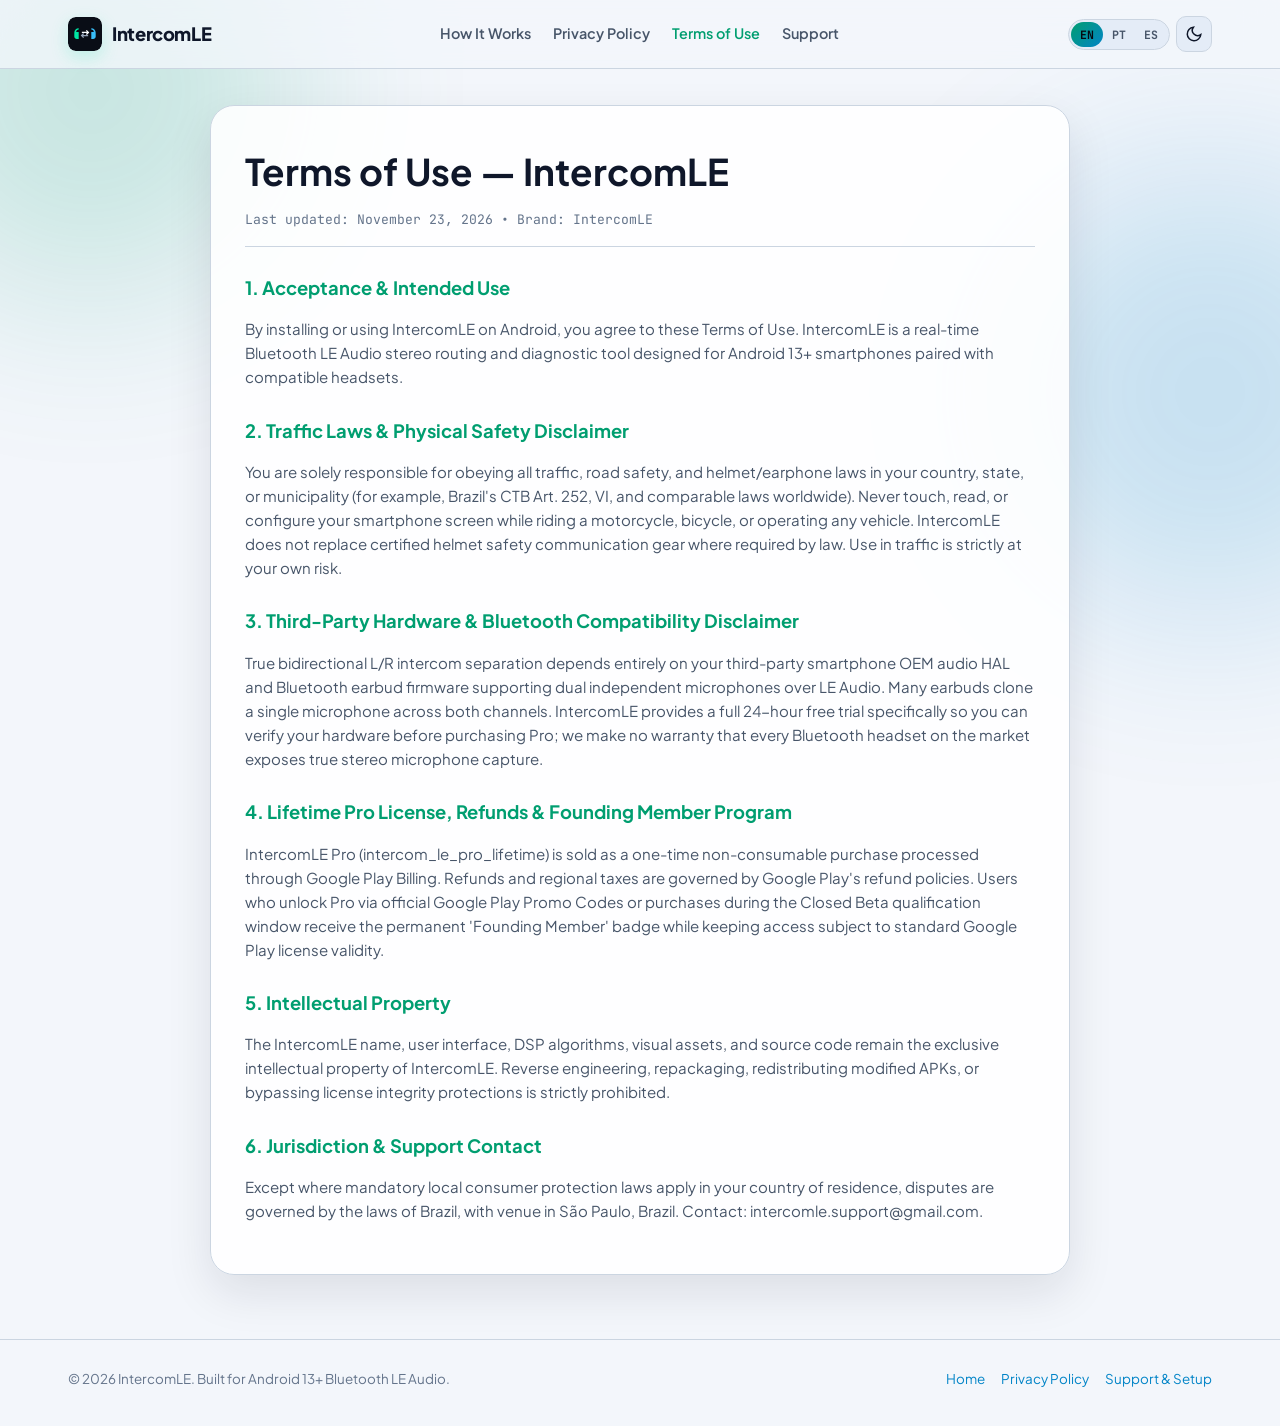
<file: terms.html>
<!DOCTYPE html>
<html lang="en" data-theme="dark" data-palette="emerald">
<head>
  <meta charset="UTF-8" />
  <meta name="viewport" content="width=device-width, initial-scale=1.0" />
  <title>Terms of Use — IntercomLE</title>
  <meta name="description" content="Official Terms of Use for IntercomLE: traffic safety compliance, Bluetooth hardware disclaimer, lifetime Play Billing license & Founding Member rules." />
  <link rel="icon" type="image/svg+xml" href="assets/favicon.svg" />
  <link rel="preconnect" href="https://fonts.googleapis.com" />
  <link rel="preconnect" href="https://fonts.gstatic.com" crossorigin />
  <link href="https://fonts.googleapis.com/css2?family=JetBrains+Mono:wght@500;700&family=Plus+Jakarta+Sans:wght@500;600;700;800&display=swap" rel="stylesheet" />
  <link rel="stylesheet" href="styles.css" />
</head>
<body>
  <div class="scroll-progress" aria-hidden="true"></div>
  <div class="ambient-bg" aria-hidden="true">
    <div class="ambient-orb left"></div>
    <div class="ambient-orb right"></div>
  </div>

  <header class="navbar">
    <div class="container nav-inner">
      <a class="brand" href="index.html">
        <img src="assets/favicon.svg" alt="IntercomLE icon" />
        <span>IntercomLE</span>
      </a>
      <nav class="nav-links">
        <a href="index.html#how" data-i18n="nav_how">How It Works</a>
        <a href="privacy.html" data-i18n="foot_privacy">Privacy Policy</a>
        <a href="terms.html" class="active" data-i18n="foot_terms">Terms of Use</a>
        <a href="support.html" data-i18n="nav_support">Support</a>
      </nav>
      <div class="nav-controls">
        <div class="lang-switch" role="group" aria-label="Language selector">
          <button class="lang-btn active" data-lang="en" type="button">EN</button>
          <button class="lang-btn" data-lang="pt" type="button">PT</button>
          <button class="lang-btn" data-lang="es" type="button">ES</button>
        </div>
        <button id="themeToggle" class="icon-btn" type="button" aria-label="Toggle theme"></button>
        <button id="mobileMenuBtn" class="icon-btn mobile-menu-btn" type="button" aria-label="Menu" aria-expanded="false">
          <svg width="18" height="18" viewBox="0 0 24 24" fill="none" stroke="currentColor" stroke-width="2.2"><path d="M4 6h16M4 12h16M4 18h16"/></svg>
        </button>
      </div>
    </div>
    <div id="mobileDrawer" class="mobile-drawer">
      <a href="index.html#how" data-i18n="nav_how">How It Works</a>
      <a href="privacy.html" data-i18n="foot_privacy">Privacy Policy</a>
      <a href="terms.html" data-i18n="foot_terms">Terms of Use</a>
      <a href="support.html" data-i18n="nav_support">Support</a>
    </div>
  </header>

  <main class="container doc-wrap">
    <article class="doc-card">
      <h1 data-i18n="terms_title">Terms of Use — IntercomLE</h1>
      <div class="doc-meta mono" data-i18n="terms_updated">Last updated: November 23, 2026 • Brand: IntercomLE</div>

      <h2 data-i18n="terms_s1_t">1. Acceptance &amp; Intended Use</h2>
      <p data-i18n="terms_s1_p">
        By installing or using IntercomLE on Android, you agree to these Terms of Use. IntercomLE is a real-time Bluetooth LE Audio stereo routing and diagnostic tool designed for Android 13+ smartphones paired with compatible headsets.
      </p>

      <h2 data-i18n="terms_s2_t">2. Traffic Laws &amp; Physical Safety Disclaimer</h2>
      <p data-i18n="terms_s2_p">
        You are solely responsible for obeying all traffic, road safety, and helmet/earphone laws in your country, state, or municipality (for example, Brazil's CTB Art. 252, VI, and comparable laws worldwide). Never touch, read, or configure your smartphone screen while riding a motorcycle, bicycle, or operating any vehicle. IntercomLE does not replace certified helmet safety communication gear where required by law. Use in traffic is strictly at your own risk.
      </p>

      <h2 data-i18n="terms_s3_t">3. Third-Party Hardware &amp; Bluetooth Compatibility Disclaimer</h2>
      <p data-i18n="terms_s3_p">
        True bidirectional L/R intercom separation depends entirely on your third-party smartphone OEM audio HAL and Bluetooth earbud firmware supporting dual independent microphones over LE Audio. Many earbuds clone a single microphone across both channels. IntercomLE provides a full 24-hour free trial specifically so you can verify your hardware before purchasing Pro; we make no warranty that every Bluetooth headset on the market exposes true stereo microphone capture.
      </p>

      <h2 data-i18n="terms_s4_t">4. Lifetime Pro License, Refunds &amp; Founding Member Program</h2>
      <p data-i18n="terms_s4_p">
        IntercomLE Pro (intercom_le_pro_lifetime) is sold as a one-time non-consumable purchase processed through Google Play Billing. Refunds and regional taxes are governed by Google Play's refund policies. Users who unlock Pro via official Google Play Promo Codes or purchases during the Closed Beta qualification window receive the permanent 'Founding Member' badge while keeping access subject to standard Google Play license validity.
      </p>

      <h2 data-i18n="terms_s5_t">5. Intellectual Property</h2>
      <p data-i18n="terms_s5_p">
        The IntercomLE name, user interface, DSP algorithms, visual assets, and source code remain the exclusive intellectual property of IntercomLE. Reverse engineering, repackaging, redistributing modified APKs, or bypassing license integrity protections is strictly prohibited.
      </p>

      <h2 data-i18n="terms_s6_t">6. Jurisdiction &amp; Support Contact</h2>
      <p data-i18n="terms_s6_p">
        Except where mandatory local consumer protection laws apply in your country of residence, disputes are governed by the laws of Brazil, with venue in São Paulo, Brazil. Contact: intercomle.support@gmail.com.
      </p>
    </article>
  </main>

  <footer>
    <div class="container footer-grid">
      <span data-i18n="foot_copy">© 2026 IntercomLE. Built for Android 13+ Bluetooth LE Audio.</span>
      <div class="footer-links">
        <a href="index.html">Home</a>
        <a href="privacy.html" data-i18n="foot_privacy">Privacy Policy</a>
        <a href="support.html" data-i18n="foot_support">Support &amp; Setup</a>
      </div>
    </div>
  </footer>

  <script src="i18n.js"></script>
  <script src="app.js"></script>
</body>
</html>
</file>
<file: styles.css>
/* IntercomLE — Mobile-First Audio Hardware Design System */
@view-transition {
  navigation: auto;
}

:root {
  color-scheme: dark;
  --bg-deep: #060911;
  --bg-alt: #0d1424;
  --surface: rgba(15, 23, 38, 0.84);
  --surface-solid: #0f1726;
  --surface-elevated: #162238;
  --border: rgba(56, 189, 248, 0.16);
  --border-subtle: #22334f;
  --text-primary: #f8fafc;
  --text-secondary: #94a3b8;
  --text-muted: #64748b;
  --left-accent: #00e5a3;
  --right-accent: #38bdf8;
  --highlight-accent: #f59e0b;
  --gold-pro: #fbbf24;
  --danger: #f43f5e;
  --shadow-glow: 0 24px 70px rgba(0, 0, 0, 0.55);
  --radius-xl: 24px;
  --radius-lg: 18px;
  --radius-md: 12px;
  --font-sans: "Plus Jakarta Sans", system-ui, -apple-system, BlinkMacSystemFont, "Segoe UI", Roboto, sans-serif;
  --font-mono: "JetBrains Mono", ui-monospace, SFMono-Regular, Menlo, Consolas, monospace;
}

html[data-theme="light"] {
  color-scheme: light;
  --bg-deep: #f3f6fb;
  --bg-alt: #e9eff8;
  --surface: rgba(255, 255, 255, 0.88);
  --surface-solid: #ffffff;
  --surface-elevated: #e4ecf7;
  --border: rgba(2, 132, 199, 0.22);
  --border-subtle: #cbd5e1;
  --text-primary: #0f172a;
  --text-secondary: #475569;
  --text-muted: #64748b;
  --gold-pro: #d97706;
  --danger: #e11d48;
  --shadow-glow: 0 18px 46px rgba(15, 23, 42, 0.1);
}

/* Live App Accent Palettes (mirrors Theme.kt) */
html[data-palette="emerald"] {
  --left-accent: #00e5a3;
  --right-accent: #38bdf8;
  --highlight-accent: #f59e0b;
}
html[data-theme="light"][data-palette="emerald"] {
  --left-accent: #009e70;
  --right-accent: #0284c7;
  --highlight-accent: #d97706;
}
html[data-palette="moto"] {
  --left-accent: #f97316;
  --right-accent: #ef4444;
  --highlight-accent: #facc15;
}
html[data-palette="violet"] {
  --left-accent: #a855f7;
  --right-accent: #ec4899;
  --highlight-accent: #38bdf8;
}
html[data-palette="cobalt"] {
  --left-accent: #3b82f6;
  --right-accent: #06b6d4;
  --highlight-accent: #f59e0b;
}
html[data-palette="gold"] {
  --left-accent: #eab308;
  --right-accent: #10b981;
  --highlight-accent: #f97316;
}

*,
*::before,
*::after {
  box-sizing: border-box;
}

html {
  scroll-padding-top: 84px;
}

html,
body {
  margin: 0;
  padding: 0;
  background-color: var(--bg-deep);
  color: var(--text-primary);
  font-family: var(--font-sans);
  line-height: 1.6;
  scroll-behavior: smooth;
  overflow-x: clip;
  transition: background-color 0.3s ease, color 0.3s ease;
}

:focus-visible {
  outline: 2px solid var(--left-accent);
  outline-offset: 2px;
}

.wave-panel {
  margin-top: 8px;
  padding: 8px 10px 6px;
  border-radius: 12px;
  background: color-mix(in srgb, var(--surface-solid) 70%, transparent);
  border: 1px solid color-mix(in srgb, var(--border-subtle) 85%, transparent);
}
.wave-head {
  display: flex;
  justify-content: space-between;
  align-items: center;
  gap: 8px;
  font-size: 0.64rem;
  font-weight: 700;
  color: var(--text-muted);
  margin-bottom: 4px;
}
#simWaveCanvas {
  width: 100%;
  height: 44px;
  display: block;
}

a {
  color: var(--right-accent);
  text-decoration: none;
  transition: opacity 0.2s ease, color 0.2s ease;
}
a:hover {
  opacity: 0.88;
}

.mono {
  font-family: var(--font-mono);
}

/* Scroll Progress Bar */
.scroll-progress {
  position: fixed;
  top: 0;
  left: 0;
  height: 3px;
  width: 0%;
  background: linear-gradient(90deg, var(--left-accent), var(--right-accent), var(--gold-pro));
  z-index: 120;
  transition: width 0.1s linear;
}

/* Ambient Background Glows */
.ambient-bg {
  position: fixed;
  inset: 0;
  pointer-events: none;
  z-index: 0;
  overflow: hidden;
}
.ambient-orb {
  position: absolute;
  border-radius: 999px;
  filter: blur(95px);
  opacity: 0.18;
  animation: orbFloat 14s ease-in-out infinite alternate;
}
.ambient-orb.left {
  width: 420px;
  height: 420px;
  background: var(--left-accent);
  top: -120px;
  left: -120px;
}
.ambient-orb.right {
  width: 460px;
  height: 460px;
  background: var(--right-accent);
  top: 18%;
  right: -160px;
  animation-delay: -5s;
}
.ambient-orb.gold {
  width: 320px;
  height: 320px;
  background: var(--gold-pro);
  bottom: -100px;
  left: 28%;
  opacity: 0.1;
  animation-delay: -9s;
}

@keyframes orbFloat {
  0% { transform: translate3d(0, 0, 0) scale(1); }
  100% { transform: translate3d(28px, -24px, 0) scale(1.08); }
}

.container {
  position: relative;
  z-index: 1;
  width: 100%;
  max-width: 1180px;
  margin: 0 auto;
  padding: 0 18px;
}

/* Sticky Navbar */
.navbar {
  position: sticky;
  top: 0;
  z-index: 90;
  backdrop-filter: blur(18px);
  -webkit-backdrop-filter: blur(18px);
  background: color-mix(in srgb, var(--bg-deep) 78%, transparent);
  border-bottom: 1px solid var(--border-subtle);
}
.nav-inner {
  display: flex;
  align-items: center;
  justify-content: space-between;
  gap: 8px;
  min-height: 62px;
}
.brand {
  display: inline-flex;
  align-items: center;
  gap: 8px;
  color: var(--text-primary);
  font-weight: 800;
  font-size: 1.05rem;
  letter-spacing: -0.02em;
  white-space: nowrap;
  flex-shrink: 0;
}
.brand img {
  width: 30px;
  height: 30px;
  border-radius: 8px;
  box-shadow: 0 6px 18px rgba(0, 229, 163, 0.2);
}
.brand-badge {
  font-size: 0.65rem;
  font-weight: 800;
  padding: 2px 7px;
  border-radius: 999px;
  color: var(--gold-pro);
  background: color-mix(in srgb, var(--gold-pro) 14%, transparent);
  border: 1px solid color-mix(in srgb, var(--gold-pro) 42%, transparent);
  letter-spacing: 0.05em;
  white-space: nowrap;
}
.navbar .brand-badge {
  display: none;
}

.nav-links {
  display: none;
  align-items: center;
  gap: 22px;
}
.nav-links a {
  color: var(--text-secondary);
  font-size: 0.9rem;
  font-weight: 600;
}
.nav-links a:hover,
.nav-links a.active {
  color: var(--left-accent);
}

.nav-controls {
  display: flex;
  align-items: center;
  gap: 6px;
  flex-shrink: 0;
}
.lang-switch {
  display: inline-flex;
  background: var(--surface-elevated);
  border: 1px solid var(--border-subtle);
  border-radius: 999px;
  padding: 2px;
}
.lang-btn {
  border: 0;
  background: transparent;
  color: var(--text-secondary);
  font-family: var(--font-mono);
  font-size: 0.7rem;
  font-weight: 700;
  padding: 5px 7px;
  border-radius: 999px;
  cursor: pointer;
  transition: all 0.2s ease;
}
.lang-btn.active {
  background: linear-gradient(135deg, var(--left-accent), var(--right-accent));
  color: #060911;
}

.icon-btn {
  width: 34px;
  height: 34px;
  border-radius: 10px;
  border: 1px solid var(--border-subtle);
  background: var(--surface-elevated);
  color: var(--text-primary);
  display: inline-flex;
  align-items: center;
  justify-content: center;
  flex-shrink: 0;
  cursor: pointer;
  transition: border-color 0.2s ease, transform 0.15s ease;
}
.icon-btn:hover {
  border-color: var(--left-accent);
  transform: translateY(-1px);
}

.navbar .nav-cta-desktop {
  display: none;
}

.navbar .mobile-menu-btn {
  display: inline-flex;
}

.mobile-drawer {
  display: none;
  flex-direction: column;
  gap: 10px;
  padding: 12px 18px 18px;
  border-top: 1px solid var(--border-subtle);
  background: var(--surface-solid);
}
.mobile-drawer.open {
  display: flex;
}
.mobile-drawer a {
  color: var(--text-primary);
  font-weight: 600;
  padding: 8px 4px;
  border-bottom: 1px solid color-mix(in srgb, var(--border-subtle) 50%, transparent);
}

/* Buttons */
.btn {
  display: inline-flex;
  align-items: center;
  justify-content: center;
  gap: 8px;
  border-radius: 14px;
  padding: 13px 20px;
  font-weight: 700;
  font-size: 0.94rem;
  cursor: pointer;
  border: 1px solid transparent;
  transition: transform 0.2s cubic-bezier(0.22, 1, 0.36, 1), box-shadow 0.2s ease, border-color 0.2s ease;
}
.btn:active {
  transform: scale(0.98);
}
.btn-primary {
  background: linear-gradient(135deg, var(--left-accent), var(--right-accent));
  color: #060911;
  box-shadow: 0 10px 28px color-mix(in srgb, var(--left-accent) 28%, transparent);
}
.btn-primary:hover {
  transform: translateY(-2px);
  box-shadow: 0 14px 36px color-mix(in srgb, var(--left-accent) 38%, transparent);
  opacity: 1;
}
.btn-gold {
  background: linear-gradient(135deg, #fcd34d, var(--gold-pro));
  color: #060911;
  box-shadow: 0 10px 26px color-mix(in srgb, var(--gold-pro) 26%, transparent);
}
.btn-gold:hover {
  transform: translateY(-2px);
  opacity: 1;
}
.btn-outline {
  background: var(--surface);
  border-color: var(--border-subtle);
  color: var(--text-primary);
}
.btn-outline:hover {
  border-color: var(--left-accent);
  transform: translateY(-2px);
  opacity: 1;
}

/* Hero Section (Mobile-First) */
.hero {
  padding: 24px 0 36px;
}
.hero-grid {
  display: grid;
  grid-template-columns: 1fr;
  gap: 32px;
  align-items: center;
}
.pill-eyebrow {
  display: inline-flex;
  align-items: center;
  gap: 8px;
  padding: 6px 12px;
  border-radius: 999px;
  font-size: 0.78rem;
  font-weight: 700;
  color: var(--left-accent);
  background: color-mix(in srgb, var(--left-accent) 12%, transparent);
  border: 1px solid color-mix(in srgb, var(--left-accent) 32%, transparent);
  margin-bottom: 16px;
}
.pulse-dot {
  width: 8px;
  height: 8px;
  border-radius: 50%;
  background: var(--left-accent);
  box-shadow: 0 0 0 0 color-mix(in srgb, var(--left-accent) 70%, transparent);
  animation: pulseRing 1.8s infinite;
}
@keyframes pulseRing {
  0% { box-shadow: 0 0 0 0 color-mix(in srgb, var(--left-accent) 65%, transparent); }
  70% { box-shadow: 0 0 0 10px transparent; }
  100% { box-shadow: 0 0 0 0 transparent; }
}

.hero h1 {
  margin: 0 0 16px;
  font-size: clamp(2.05rem, 6.2vw, 3.6rem);
  line-height: 1.08;
  font-weight: 800;
  letter-spacing: -0.03em;
}
.gradient-text {
  background: linear-gradient(95deg, var(--left-accent) 0%, var(--right-accent) 55%, var(--gold-pro) 100%);
  -webkit-background-clip: text;
  background-clip: text;
  color: transparent;
}
.hero-sub {
  margin: 0 0 24px;
  font-size: 1.03rem;
  color: var(--text-secondary);
  max-width: 58ch;
}
.hero-actions {
  display: flex;
  flex-direction: column;
  gap: 12px;
  margin-bottom: 24px;
}
.trust-strip {
  display: flex;
  flex-wrap: wrap;
  gap: 10px;
}
.trust-chip {
  display: inline-flex;
  align-items: center;
  gap: 6px;
  font-size: 0.78rem;
  font-weight: 600;
  color: var(--text-secondary);
  background: var(--surface);
  border: 1px solid var(--border-subtle);
  padding: 6px 11px;
  border-radius: 10px;
}
.trust-chip strong {
  color: var(--text-primary);
}

/* Interactive Device Cockpit Simulator */
.sim-shell {
  position: relative;
  border-radius: 22px;
  padding: 12px;
  background: linear-gradient(160deg, var(--bg-alt), var(--surface-solid));
  border: 1px solid color-mix(in srgb, var(--right-accent) 28%, var(--border-subtle));
  box-shadow: var(--shadow-glow);
}
.sim-topbar {
  display: flex;
  align-items: center;
  justify-content: space-between;
  gap: 8px;
  margin-bottom: 10px;
}
.sim-brand {
  display: flex;
  align-items: center;
  gap: 6px;
  font-weight: 800;
  font-size: 0.92rem;
  min-width: 0;
}
.sim-founding {
  font-size: 0.58rem;
  font-weight: 800;
  padding: 2px 6px;
  border-radius: 6px;
  white-space: nowrap;
  color: var(--gold-pro);
  background: color-mix(in srgb, var(--gold-pro) 18%, transparent);
  border: 1px solid var(--gold-pro);
}
.sim-live-pill {
  display: inline-flex;
  align-items: center;
  gap: 5px;
  font-size: 0.7rem;
  font-weight: 700;
  padding: 3px 9px;
  border-radius: 999px;
  white-space: nowrap;
  color: var(--left-accent);
  background: color-mix(in srgb, var(--left-accent) 14%, transparent);
  border: 1px solid color-mix(in srgb, var(--left-accent) 40%, transparent);
}

.hero-stage {
  position: relative;
  border-radius: 16px;
  padding: 12px;
  background: linear-gradient(180deg, var(--bg-alt), var(--bg-deep));
  border: 1px solid var(--border-subtle);
  overflow: hidden;
  margin-bottom: 10px;
}
.stage-labels {
  display: grid;
  grid-template-columns: 1fr auto 1fr;
  align-items: center;
  gap: 6px;
  font-size: 0.58rem;
  font-weight: 800;
  letter-spacing: 0.04em;
  margin-bottom: 6px;
}
.stage-l { color: var(--left-accent); text-align: left; }
.stage-mode { color: var(--highlight-accent); text-align: center; white-space: nowrap; }
.stage-r { color: var(--right-accent); text-align: right; }

.stage-svg {
  width: 100%;
  height: auto;
  display: block;
}
.arc-flow-l {
  stroke-dasharray: 8 7;
  animation: flowL 1.1s linear infinite;
}
.arc-flow-r {
  stroke-dasharray: 8 7;
  animation: flowR 1.1s linear infinite;
}
@keyframes flowL {
  from { stroke-dashoffset: 30; }
  to { stroke-dashoffset: 0; }
}
@keyframes flowR {
  from { stroke-dashoffset: 0; }
  to { stroke-dashoffset: 30; }
}

.sim-cards {
  display: grid;
  grid-template-columns: 1fr 1fr;
  gap: 10px;
  margin-bottom: 12px;
}
.sim-bud-btn {
  text-align: left;
  border-radius: 16px;
  padding: 12px;
  background: var(--surface-solid);
  border: 1px solid var(--border-subtle);
  color: var(--text-primary);
  cursor: pointer;
  transition: transform 0.15s ease, border-color 0.2s ease, box-shadow 0.2s ease;
}
.sim-bud-btn:hover {
  transform: translateY(-1px);
}
.sim-bud-btn.speaking-l {
  border-color: var(--left-accent);
  box-shadow: 0 0 0 2px color-mix(in srgb, var(--left-accent) 22%, transparent);
}
.sim-bud-btn.speaking-r {
  border-color: var(--right-accent);
  box-shadow: 0 0 0 2px color-mix(in srgb, var(--right-accent) 22%, transparent);
}
.bud-head {
  display: flex;
  justify-content: space-between;
  align-items: center;
  font-size: 0.72rem;
  font-weight: 800;
  margin-bottom: 4px;
}
.bud-sub {
  font-size: 0.74rem;
  color: var(--text-secondary);
  margin-bottom: 8px;
}
.db-bar {
  height: 7px;
  width: 100%;
  border-radius: 999px;
  background: var(--surface-elevated);
  overflow: hidden;
}
.db-fill {
  height: 100%;
  width: 18%;
  border-radius: 999px;
  transition: width 0.12s ease;
}
.db-fill.l { background: var(--left-accent); }
.db-fill.r { background: var(--right-accent); }

.sim-controls {
  display: flex;
  flex-direction: column;
  gap: 10px;
  background: var(--surface-elevated);
  border: 1px solid var(--border-subtle);
  border-radius: 16px;
  padding: 12px;
}
.preset-row {
  display: grid;
  grid-template-columns: repeat(3, 1fr);
  gap: 6px;
}
.chip-btn {
  border: 1px solid var(--border-subtle);
  background: var(--surface-solid);
  color: var(--text-secondary);
  border-radius: 10px;
  padding: 7px 8px;
  font-size: 0.74rem;
  font-weight: 700;
  cursor: pointer;
  transition: all 0.2s ease;
}
.chip-btn.active {
  color: var(--right-accent);
  border-color: var(--right-accent);
  background: color-mix(in srgb, var(--right-accent) 16%, transparent);
}

.palette-row {
  display: flex;
  align-items: center;
  justify-content: space-between;
  flex-wrap: wrap;
  gap: 8px;
}
.palette-dots {
  display: flex;
  gap: 6px;
}
.pal-dot {
  width: 24px;
  height: 24px;
  border-radius: 50%;
  border: 2px solid transparent;
  cursor: pointer;
  transition: transform 0.15s ease, border-color 0.15s ease;
}
.pal-dot.active {
  border-color: var(--text-primary);
  transform: scale(1.12);
}
.sim-telemetry {
  display: flex;
  flex-wrap: wrap;
  justify-content: space-between;
  gap: 4px 10px;
  font-size: 0.68rem;
  color: var(--text-secondary);
  border-top: 1px solid color-mix(in srgb, var(--border-subtle) 65%, transparent);
  padding-top: 8px;
}

/* Sections */
section.band {
  padding: 48px 0;
}
.section-head {
  max-width: 720px;
  margin-bottom: 28px;
}
.section-tag {
  font-family: var(--font-mono);
  font-size: 0.74rem;
  font-weight: 700;
  letter-spacing: 0.08em;
  text-transform: uppercase;
  color: var(--right-accent);
  margin-bottom: 8px;
  display: block;
}
.section-head h2 {
  margin: 0 0 10px;
  font-size: clamp(1.55rem, 4.2vw, 2.35rem);
  line-height: 1.15;
  letter-spacing: -0.02em;
}
.section-head p {
  margin: 0;
  color: var(--text-secondary);
  font-size: 0.98rem;
}

/* Cards & Grids */
.grid-3 {
  display: grid;
  grid-template-columns: 1fr;
  gap: 16px;
}
.grid-2 {
  display: grid;
  grid-template-columns: 1fr;
  gap: 18px;
}
.card {
  position: relative;
  overflow: hidden;
  background: var(--surface);
  backdrop-filter: blur(14px);
  border: 1px solid var(--border-subtle);
  border-radius: var(--radius-lg);
  padding: 20px;
  transition: transform 0.25s ease, border-color 0.25s ease;
}
.card::before {
  content: "";
  position: absolute;
  inset: 0;
  pointer-events: none;
  opacity: 0;
  background: radial-gradient(280px circle at var(--mx, 50%) var(--my, 50%), color-mix(in srgb, var(--left-accent) 14%, transparent), transparent 65%);
  transition: opacity 0.25s ease;
}
.card:hover::before {
  opacity: 1;
}
.card:hover {
  transform: translateY(-3px);
  border-color: color-mix(in srgb, var(--left-accent) 45%, var(--border-subtle));
}
.card-icon {
  width: 42px;
  height: 42px;
  border-radius: 12px;
  display: inline-flex;
  align-items: center;
  justify-content: center;
  margin-bottom: 14px;
  font-weight: 800;
  font-size: 1.15rem;
}
.card-icon.l {
  background: color-mix(in srgb, var(--left-accent) 16%, transparent);
  color: var(--left-accent);
}
.card-icon.r {
  background: color-mix(in srgb, var(--right-accent) 16%, transparent);
  color: var(--right-accent);
}
.card-icon.g {
  background: color-mix(in srgb, var(--gold-pro) 16%, transparent);
  color: var(--gold-pro);
}
.card h3 {
  margin: 0 0 8px;
  font-size: 1.08rem;
}
.card p {
  margin: 0;
  color: var(--text-secondary);
  font-size: 0.91rem;
}

/* Comparison Table / Cards */
.vs-grid {
  display: grid;
  grid-template-columns: 1fr;
  gap: 16px;
}
.vs-card {
  border-radius: var(--radius-xl);
  padding: 24px;
  border: 1px solid var(--border-subtle);
  background: var(--surface);
}
.vs-card.winner {
  border-color: var(--left-accent);
  background: linear-gradient(160deg, color-mix(in srgb, var(--left-accent) 9%, var(--surface-solid)), var(--surface-solid));
  box-shadow: 0 18px 50px color-mix(in srgb, var(--left-accent) 14%, transparent);
}
.vs-price {
  font-size: 2rem;
  font-weight: 800;
  margin: 8px 0 14px;
}
.check-list {
  list-style: none;
  margin: 0;
  padding: 0;
  display: grid;
  gap: 10px;
}
.check-list li {
  display: flex;
  gap: 10px;
  font-size: 0.91rem;
  color: var(--text-secondary);
}
.check-badge {
  color: var(--left-accent);
  font-weight: 800;
}
.cross-badge {
  color: var(--danger);
  font-weight: 800;
}

/* Compatibility Filter */
.filter-bar {
  display: flex;
  gap: 8px;
  flex-wrap: wrap;
  margin-bottom: 18px;
}
.filter-pill {
  border: 1px solid var(--border-subtle);
  background: var(--surface-elevated);
  color: var(--text-secondary);
  border-radius: 999px;
  padding: 7px 14px;
  font-size: 0.8rem;
  font-weight: 700;
  cursor: pointer;
  transition: all 0.2s ease;
}
.filter-pill.active {
  background: var(--left-accent);
  color: #060911;
  border-color: var(--left-accent);
}
.compat-card {
  display: flex;
  flex-direction: column;
  gap: 6px;
}
.compat-brand {
  font-family: var(--font-mono);
  font-size: 0.72rem;
  font-weight: 700;
  color: var(--right-accent);
  text-transform: uppercase;
}
.compat-card.hidden {
  display: none;
}

/* Beta Founding Member Banner */
.beta-banner {
  border-radius: 26px;
  padding: 26px 22px;
  background: linear-gradient(135deg, color-mix(in srgb, var(--gold-pro) 14%, var(--surface-solid)), color-mix(in srgb, var(--left-accent) 10%, var(--surface-solid)));
  border: 1.5px solid color-mix(in srgb, var(--gold-pro) 55%, transparent);
  box-shadow: var(--shadow-glow);
}
.beta-steps {
  display: grid;
  grid-template-columns: 1fr;
  gap: 12px;
  margin: 20px 0;
}
.beta-step {
  background: var(--surface);
  border: 1px solid var(--border-subtle);
  border-radius: 14px;
  padding: 14px;
}
.beta-step .num {
  font-family: var(--font-mono);
  font-weight: 800;
  color: var(--gold-pro);
  font-size: 0.78rem;
  margin-bottom: 4px;
}

/* FAQ */
.faq-list {
  display: grid;
  gap: 10px;
}
.faq-item {
  border: 1px solid var(--border-subtle);
  background: var(--surface);
  border-radius: 14px;
  overflow: hidden;
}
.faq-q {
  width: 100%;
  text-align: left;
  background: transparent;
  border: 0;
  color: var(--text-primary);
  font-family: inherit;
  font-size: 0.96rem;
  font-weight: 700;
  padding: 16px 18px;
  display: flex;
  justify-content: space-between;
  align-items: center;
  gap: 12px;
  cursor: pointer;
}
.faq-a {
  max-height: 0;
  overflow: hidden;
  transition: max-height 0.28s ease;
  color: var(--text-secondary);
  font-size: 0.9rem;
}
.faq-a-inner {
  padding: 0 18px 16px;
}
.faq-item.open .faq-a {
  max-height: 360px;
}
.faq-chevron {
  transition: transform 0.25s ease;
  color: var(--left-accent);
  font-weight: 800;
}
.faq-item.open .faq-chevron {
  transform: rotate(45deg);
}

/* Legal & Support Pages */
.doc-wrap {
  padding: 36px 0 64px;
  max-width: 860px;
  margin: 0 auto;
}
.doc-card {
  background: var(--surface);
  border: 1px solid var(--border-subtle);
  border-radius: var(--radius-xl);
  padding: 26px 20px;
  box-shadow: var(--shadow-glow);
}
.doc-card h1 {
  margin: 0 0 8px;
  font-size: clamp(1.6rem, 4.5vw, 2.3rem);
}
.doc-meta {
  font-size: 0.82rem;
  color: var(--text-muted);
  margin-bottom: 22px;
  padding-bottom: 16px;
  border-bottom: 1px solid var(--border-subtle);
}
.doc-card h2 {
  margin: 26px 0 10px;
  font-size: 1.15rem;
  color: var(--left-accent);
}
.doc-card p,
.doc-card li {
  color: var(--text-secondary);
  font-size: 0.94rem;
}
.doc-card ul {
  padding-left: 20px;
}
.callout {
  border-radius: 14px;
  padding: 14px 16px;
  margin: 16px 0;
  border: 1px solid color-mix(in srgb, var(--highlight-accent) 45%, transparent);
  background: color-mix(in srgb, var(--highlight-accent) 10%, transparent);
  color: var(--text-primary);
  font-size: 0.9rem;
}

/* Safety Notice + Footer */
.legal-strip {
  border: 1px solid color-mix(in srgb, var(--danger) 40%, var(--border-subtle));
  background: color-mix(in srgb, var(--danger) 8%, var(--surface-solid));
  border-radius: 16px;
  padding: 16px 18px;
  font-size: 0.86rem;
  color: var(--text-secondary);
  margin-bottom: 28px;
}
footer {
  border-top: 1px solid var(--border-subtle);
  padding: 28px 0 84px;
  color: var(--text-muted);
  font-size: 0.84rem;
}
.footer-grid {
  display: flex;
  flex-direction: column;
  gap: 16px;
}
.footer-links {
  display: flex;
  flex-wrap: wrap;
  gap: 16px;
}

/* Mobile Sticky Bottom Action Bar */
.mobile-sticky-cta {
  position: fixed;
  bottom: 12px;
  left: 14px;
  right: 14px;
  z-index: 80;
  display: flex;
  align-items: center;
  justify-content: space-between;
  gap: 10px;
  padding: 10px 12px;
  border-radius: 16px;
  background: color-mix(in srgb, var(--surface-solid) 92%, transparent);
  backdrop-filter: blur(16px);
  border: 1px solid color-mix(in srgb, var(--gold-pro) 45%, var(--border-subtle));
  box-shadow: 0 12px 32px rgba(0, 0, 0, 0.45);
}
.mobile-sticky-cta span {
  font-size: 0.78rem;
  font-weight: 700;
}
.mobile-sticky-cta .btn {
  padding: 9px 14px;
  font-size: 0.8rem;
  border-radius: 10px;
  white-space: nowrap;
}

/* Reveal Animations */
.reveal {
  opacity: 0;
  transform: translateY(18px);
  transition: opacity 0.55s ease, transform 0.55s cubic-bezier(0.22, 1, 0.36, 1);
}
.reveal.visible {
  opacity: 1;
  transform: translateY(0);
}

@media (min-width: 540px) {
  .navbar .brand-badge {
    display: inline-flex;
  }
  .stage-labels {
    font-size: 0.66rem;
    letter-spacing: 0.06em;
  }
}

@media (min-width: 640px) {
  .nav-inner {
    gap: 12px;
    min-height: 68px;
  }
  .brand {
    font-size: 1.15rem;
    gap: 10px;
  }
  .brand img {
    width: 34px;
    height: 34px;
  }
  .lang-btn {
    padding: 5px 9px;
    font-size: 0.72rem;
  }
  .icon-btn {
    width: 36px;
    height: 36px;
  }
  .sim-shell {
    border-radius: 28px;
    padding: 16px;
  }
  .hero-actions {
    flex-direction: row;
  }
  .grid-2,
  .vs-grid {
    grid-template-columns: repeat(2, 1fr);
  }
  .beta-steps {
    grid-template-columns: repeat(2, 1fr);
  }
  .doc-card {
    padding: 36px 34px;
  }
}

@media (min-width: 900px) {
  .nav-links {
    display: flex;
  }
  .navbar .nav-cta-desktop {
    display: inline-flex;
    padding: 9px 14px;
    font-size: 0.82rem;
    border-radius: 10px;
  }
  .navbar .mobile-menu-btn,
  .mobile-sticky-cta {
    display: none;
  }
  footer {
    padding-bottom: 36px;
  }
  .footer-grid {
    flex-direction: row;
    justify-content: space-between;
    align-items: center;
  }
  .hero {
    padding: 64px 0 60px;
  }
  .hero-grid {
    grid-template-columns: 1.05fr 0.95fr;
    gap: 44px;
  }
  .grid-3 {
    grid-template-columns: repeat(3, 1fr);
  }
  .beta-steps {
    grid-template-columns: repeat(4, 1fr);
  }
}

@media (prefers-reduced-motion: reduce) {
  *,
  *::before,
  *::after {
    animation-duration: 0.01ms !important;
    animation-iteration-count: 1 !important;
    transition-duration: 0.01ms !important;
  }
}
</file>
